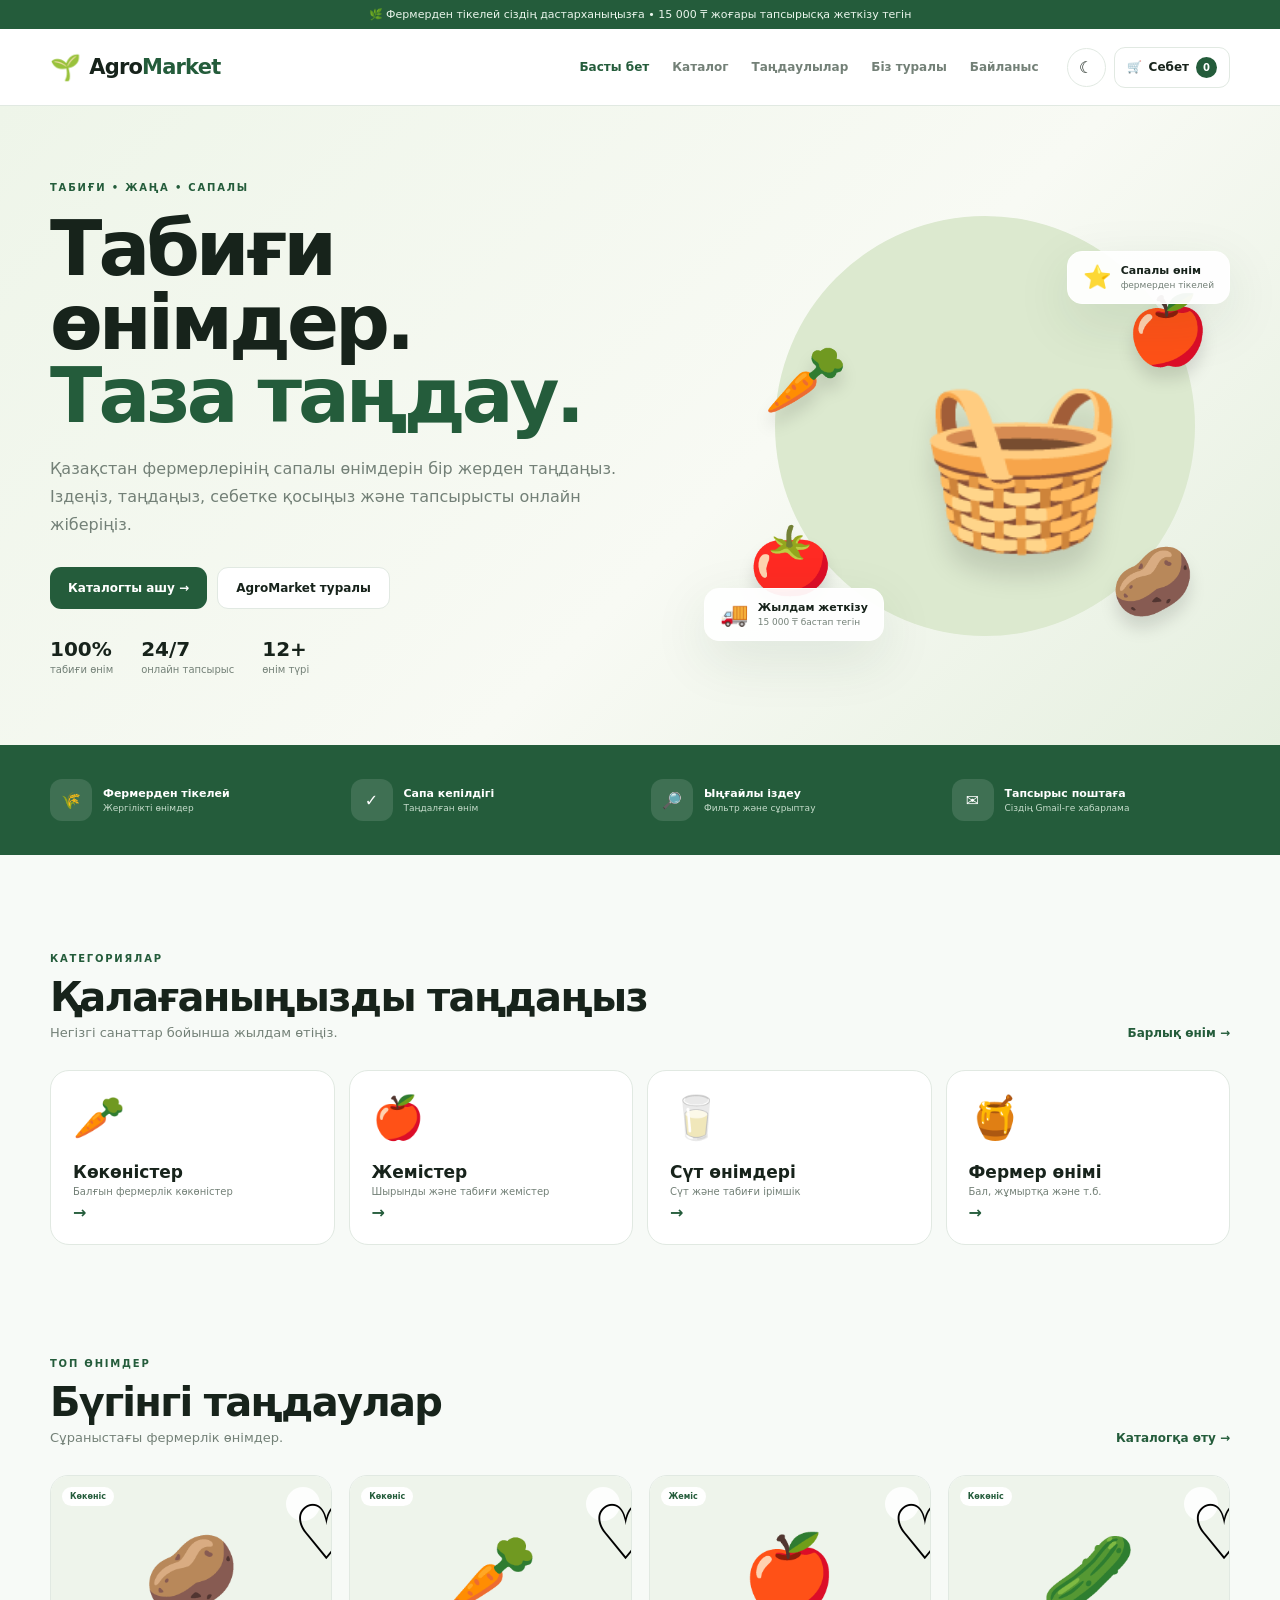
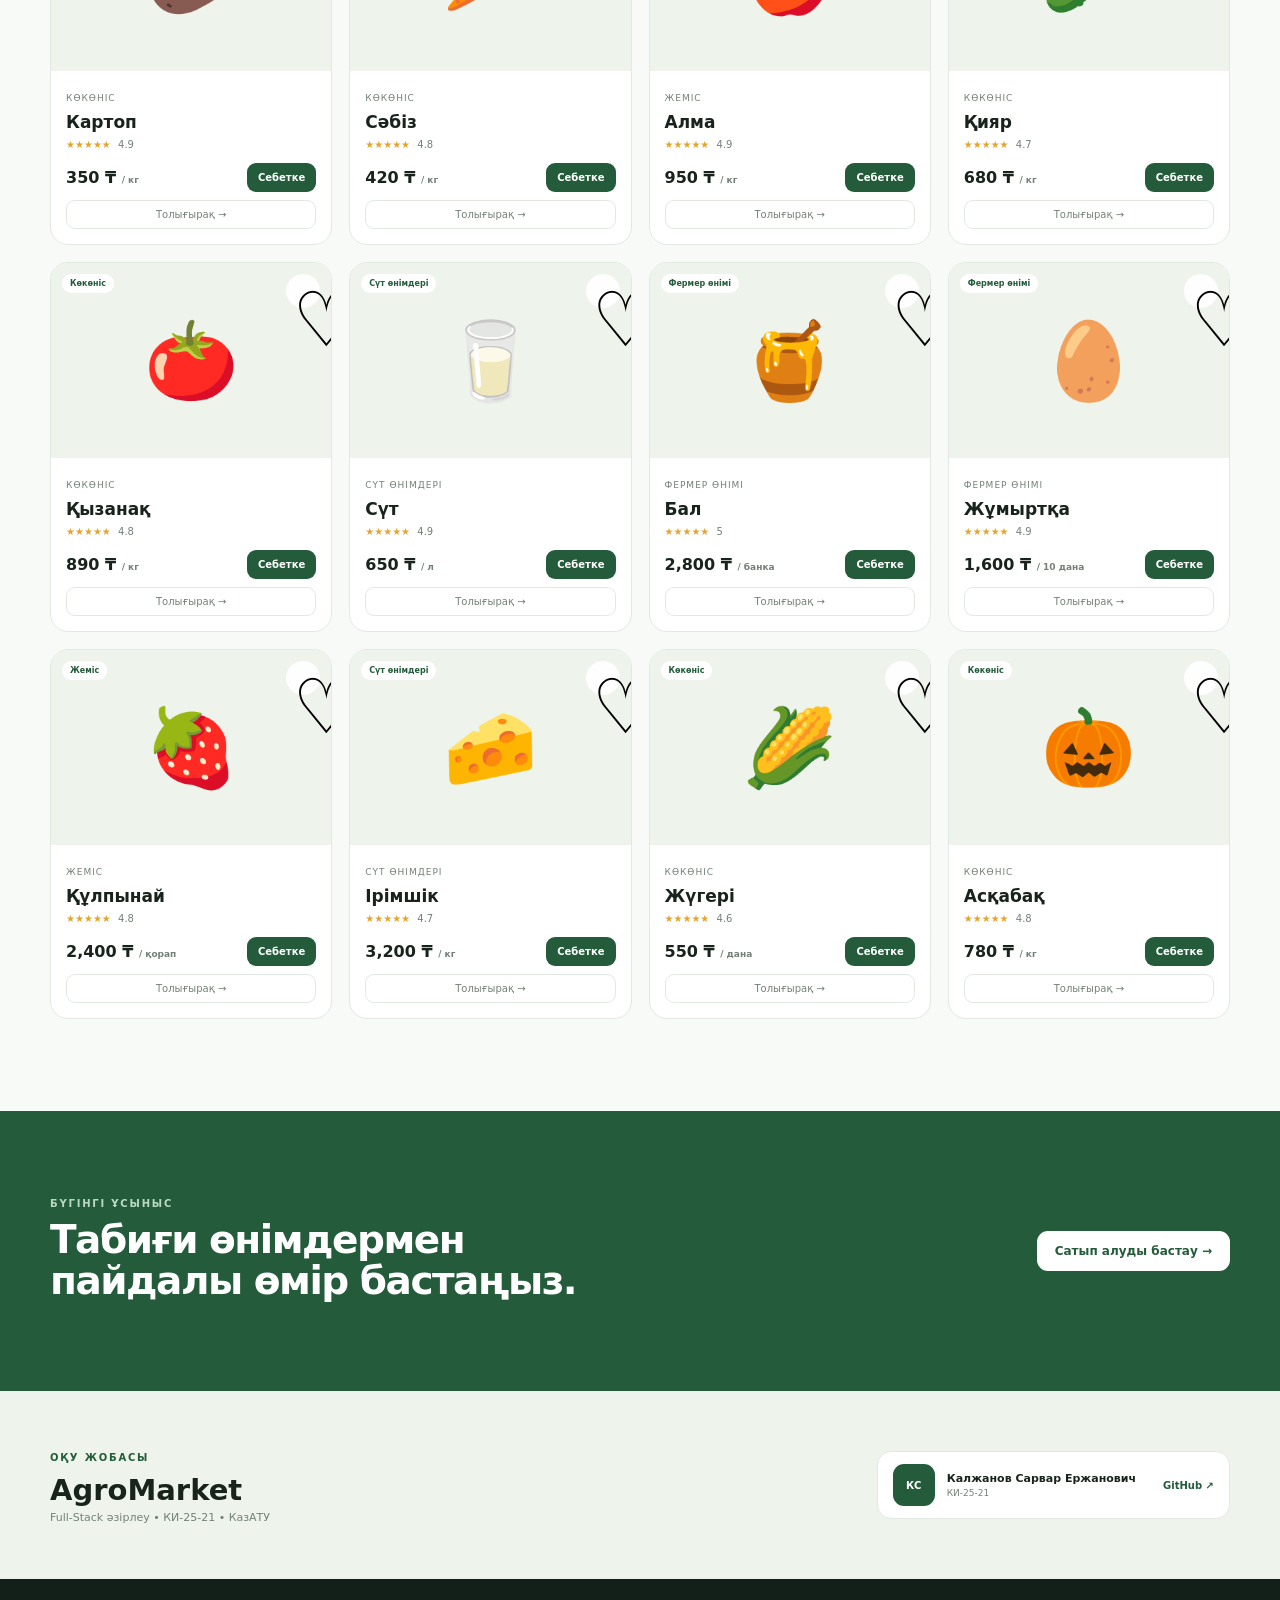
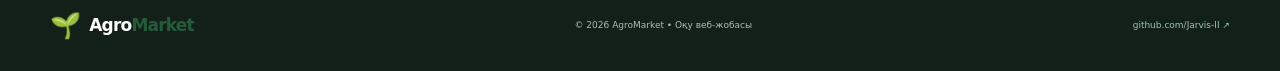
<file: index.html>
<!doctype html><html lang="kk"><head><meta charset="utf-8"><meta name="viewport" content="width=device-width,initial-scale=1"><meta name="description" content="AgroMarket — табиғи фермерлік өнімдер дүкені"><title>Басты бет — AgroMarket</title><link rel="stylesheet" href="css/style.css"></head><body><div class="topline">🌿 Фермерден тікелей сіздің дастарханыңызға • 15 000 ₸ жоғары тапсырысқа жеткізу тегін</div>
<header class="header"><div class="container header-in">
<a class="brand" href="index.html"><span class="brand-mark">🌱</span><span>Agro<span>Market</span></span></a>
<nav class="nav" id="mainNav">
<a href="index.html">Басты бет</a><a href="catalog.html">Каталог</a><a href="favorites.html">Таңдаулылар</a><a href="about.html">Біз туралы</a><a href="contact.html">Байланыс</a>
</nav>
<div class="actions"><button class="round" id="themeBtn" title="Тақырып">☾</button><button class="cart-btn" id="openCart">🛒 <span>Себет</span><b id="cartCount">0</b></button><button class="menu-btn" id="menuBtn">☰</button></div>
</div></header>

<main>
<section class="hero"><div class="container hero-in"><div class="hero-copy"><span class="eyebrow">ТАБИҒИ • ЖАҢА • САПАЛЫ</span><h1>Табиғи өнімдер.<br><em>Таза таңдау.</em></h1><p>Қазақстан фермерлерінің сапалы өнімдерін бір жерден таңдаңыз. Іздеңіз, таңдаңыз, себетке қосыңыз және тапсырысты онлайн жіберіңіз.</p><div class="hero-btns"><a class="btn btn-primary" href="catalog.html">Каталогты ашу →</a><a class="btn btn-outline" href="about.html">AgroMarket туралы</a></div><div class="stats"><div><b>100%</b><small>табиғи өнім</small></div><div><b>24/7</b><small>онлайн тапсырыс</small></div><div><b>12+</b><small>өнім түрі</small></div></div></div><div class="hero-art"><div class="orb"></div><div class="basket">🧺</div><span class="fruit f1">🍎</span><span class="fruit f2">🥕</span><span class="fruit f3">🍅</span><span class="fruit f4">🥔</span><div class="float one"><span>⭐</span><div><b>Сапалы өнім</b><small>фермерден тікелей</small></div></div><div class="float two"><span>🚚</span><div><b>Жылдам жеткізу</b><small>15 000 ₸ бастап тегін</small></div></div></div></div></section>
<section class="feature-strip"><div class="container features"><div class="feature"><span>🌾</span><div><b>Фермерден тікелей</b><small>Жергілікті өнімдер</small></div></div><div class="feature"><span>✓</span><div><b>Сапа кепілдігі</b><small>Таңдалған өнім</small></div></div><div class="feature"><span>🔎</span><div><b>Ыңғайлы іздеу</b><small>Фильтр және сұрыптау</small></div></div><div class="feature"><span>✉</span><div><b>Тапсырыс поштаға</b><small>Сіздің Gmail-ге хабарлама</small></div></div></div></section>
<section class="section"><div class="container"><div class="section-head"><div><span class="eyebrow">КАТЕГОРИЯЛАР</span><h2>Қалағаныңызды таңдаңыз</h2><p>Негізгі санаттар бойынша жылдам өтіңіз.</p></div><a class="link-more" href="catalog.html">Барлық өнім →</a></div><div class="categories"><a class="cat-card" href="catalog.html?category=Көкөніс"><span class="cat-icon">🥕</span><div><h3>Көкөністер</h3><p>Балғын фермерлік көкөністер</p></div><span class="cat-arrow">→</span></a><a class="cat-card" href="catalog.html?category=Жеміс"><span class="cat-icon">🍎</span><div><h3>Жемістер</h3><p>Шырынды және табиғи жемістер</p></div><span class="cat-arrow">→</span></a><a class="cat-card" href="catalog.html?category=Сүт өнімдері"><span class="cat-icon">🥛</span><div><h3>Сүт өнімдері</h3><p>Сүт және табиғи ірімшік</p></div><span class="cat-arrow">→</span></a><a class="cat-card" href="catalog.html?category=Фермер өнімі"><span class="cat-icon">🍯</span><div><h3>Фермер өнімі</h3><p>Бал, жұмыртқа және т.б.</p></div><span class="cat-arrow">→</span></a></div></div></section>
<section class="section" style="padding-top:15px"><div class="container"><div class="section-head"><div><span class="eyebrow">ТОП ӨНІМДЕР</span><h2>Бүгінгі таңдаулар</h2><p>Сұраныстағы фермерлік өнімдер.</p></div><a class="link-more" href="catalog.html">Каталогқа өту →</a></div><div class="product-grid" id="productGrid"></div></div></section>
<section class="promo"><div class="container promo-in"><div><span class="eyebrow">БҮГІНГІ ҰСЫНЫС</span><h2>Табиғи өнімдермен<br>пайдалы өмір бастаңыз.</h2></div><a class="btn btn-light" href="catalog.html">Сатып алуды бастау →</a></div></section>
</main>
<section class="student"><div class="container student-in"><div><span class="eyebrow">ОҚУ ЖОБАСЫ</span><h2>AgroMarket</h2><p>Full-Stack әзірлеу • КИ-25-21 • КазАТУ</p></div><div class="student-card"><span class="avatar">КС</span><div><b>Калжанов Сарвар Ержанович</b><small>КИ-25-21</small></div><a href="https://github.com/Jarvis-II" target="_blank" rel="noopener">GitHub ↗</a></div></div></section>
<footer><div class="container footer-in"><a class="brand" href="index.html"><span class="brand-mark">🌱</span><span>Agro<span>Market</span></span></a><span>© 2026 AgroMarket • Оқу веб-жобасы</span><a href="https://github.com/Jarvis-II" target="_blank" rel="noopener">github.com/Jarvis-II ↗</a></div></footer>
<div class="overlay hidden" id="overlay"></div>
<aside class="drawer" id="drawer"><div class="drawer-head"><div><span class="eyebrow">СЕБЕТ</span><h3>Сіздің таңдауыңыз</h3></div><button class="close" id="closeDrawer">×</button></div><div class="drawer-items" id="drawerItems"></div><div id="drawerEmpty" class="empty"><div>🛒</div><h3>Себет бос</h3><p>Өнімдерді қосыңыз.</p></div><div class="drawer-bottom"><div><span>Жалпы</span><strong id="drawerTotal">0 ₸</strong></div><a class="btn btn-primary" style="width:100%" href="checkout.html">Рәсімдеуге өту →</a></div></aside>
<div class="modal hidden" id="productModal"><div class="modal-card"><button class="close" id="modalClose">×</button><div class="modal-icon" id="modalIcon">🥔</div><span class="eyebrow" id="modalCategory">Көкөніс</span><h2 id="modalName">Картоп</h2><p id="modalDescription"></p><small id="modalStock" style="color:var(--muted)"></small><div class="modal-row"><strong id="modalPrice">350 ₸</strong><button class="btn btn-primary" id="modalAdd">Себетке қосу</button></div></div></div>
<div class="toast" id="toast"></div><button class="top-btn" id="toTop">↑</button>
<script>const PRODUCT_DATA=[{"id": 1, "name": "Картоп", "price": 350, "category": "Көкөніс", "emoji": "🥔", "unit": "кг", "rating": 4.9, "stock": 42, "description": "Жаңа, сапалы және табиғи фермерлік картоп. Күнделікті тағамдарға ыңғайлы."}, {"id": 2, "name": "Сәбіз", "price": 420, "category": "Көкөніс", "emoji": "🥕", "unit": "кг", "rating": 4.8, "stock": 31, "description": "Тәтті дәмі бар қытырлақ сәбіз. Фермерден тікелей жеткізіледі."}, {"id": 3, "name": "Алма", "price": 950, "category": "Жеміс", "emoji": "🍎", "unit": "кг", "rating": 4.9, "stock": 25, "description": "Шырынды, хош иісті және табиғи алма. Жаңа жиналған өнім."}, {"id": 4, "name": "Қияр", "price": 680, "category": "Көкөніс", "emoji": "🥒", "unit": "кг", "rating": 4.7, "stock": 18, "description": "Балғын әрі қытырлақ жаңа қияр. Салаттар мен күнделікті тағамдарға."}, {"id": 5, "name": "Қызанақ", "price": 890, "category": "Көкөніс", "emoji": "🍅", "unit": "кг", "rating": 4.8, "stock": 22, "description": "Піскен, шырынды фермерлік қызанақ. Табиғи дәмі сақталған."}, {"id": 6, "name": "Сүт", "price": 650, "category": "Сүт өнімдері", "emoji": "🥛", "unit": "л", "rating": 4.9, "stock": 16, "description": "Күнделікті тұтынуға арналған табиғи сүт."}, {"id": 7, "name": "Бал", "price": 2800, "category": "Фермер өнімі", "emoji": "🍯", "unit": "банка", "rating": 5.0, "stock": 12, "description": "Табиғи гүл балы. Фермерлік өнім, қоспасыз."}, {"id": 8, "name": "Жұмыртқа", "price": 1600, "category": "Фермер өнімі", "emoji": "🥚", "unit": "10 дана", "rating": 4.9, "stock": 14, "description": "Фермерлік жұмыртқа, 10 дана. Таңғы асқа және пісіруге."}, {"id": 9, "name": "Құлпынай", "price": 2400, "category": "Жеміс", "emoji": "🍓", "unit": "қорап", "rating": 4.8, "stock": 9, "description": "Хош иісті маусымдық құлпынай. Жаңа және тәтті."}, {"id": 10, "name": "Ірімшік", "price": 3200, "category": "Сүт өнімдері", "emoji": "🧀", "unit": "кг", "rating": 4.7, "stock": 8, "description": "Нәзік дәмді табиғи фермерлік ірімшік."}, {"id": 11, "name": "Жүгері", "price": 550, "category": "Көкөніс", "emoji": "🌽", "unit": "дана", "rating": 4.6, "stock": 20, "description": "Тәтті әрі балғын жүгері, фермерлік алқаптан."}, {"id": 12, "name": "Асқабақ", "price": 780, "category": "Көкөніс", "emoji": "🎃", "unit": "кг", "rating": 4.8, "stock": 15, "description": "Пайдалы, тәтті асқабақ. Сорпа мен пісіруге тамаша."}];</script><script src="js/app.js"></script></body></html>
</file>
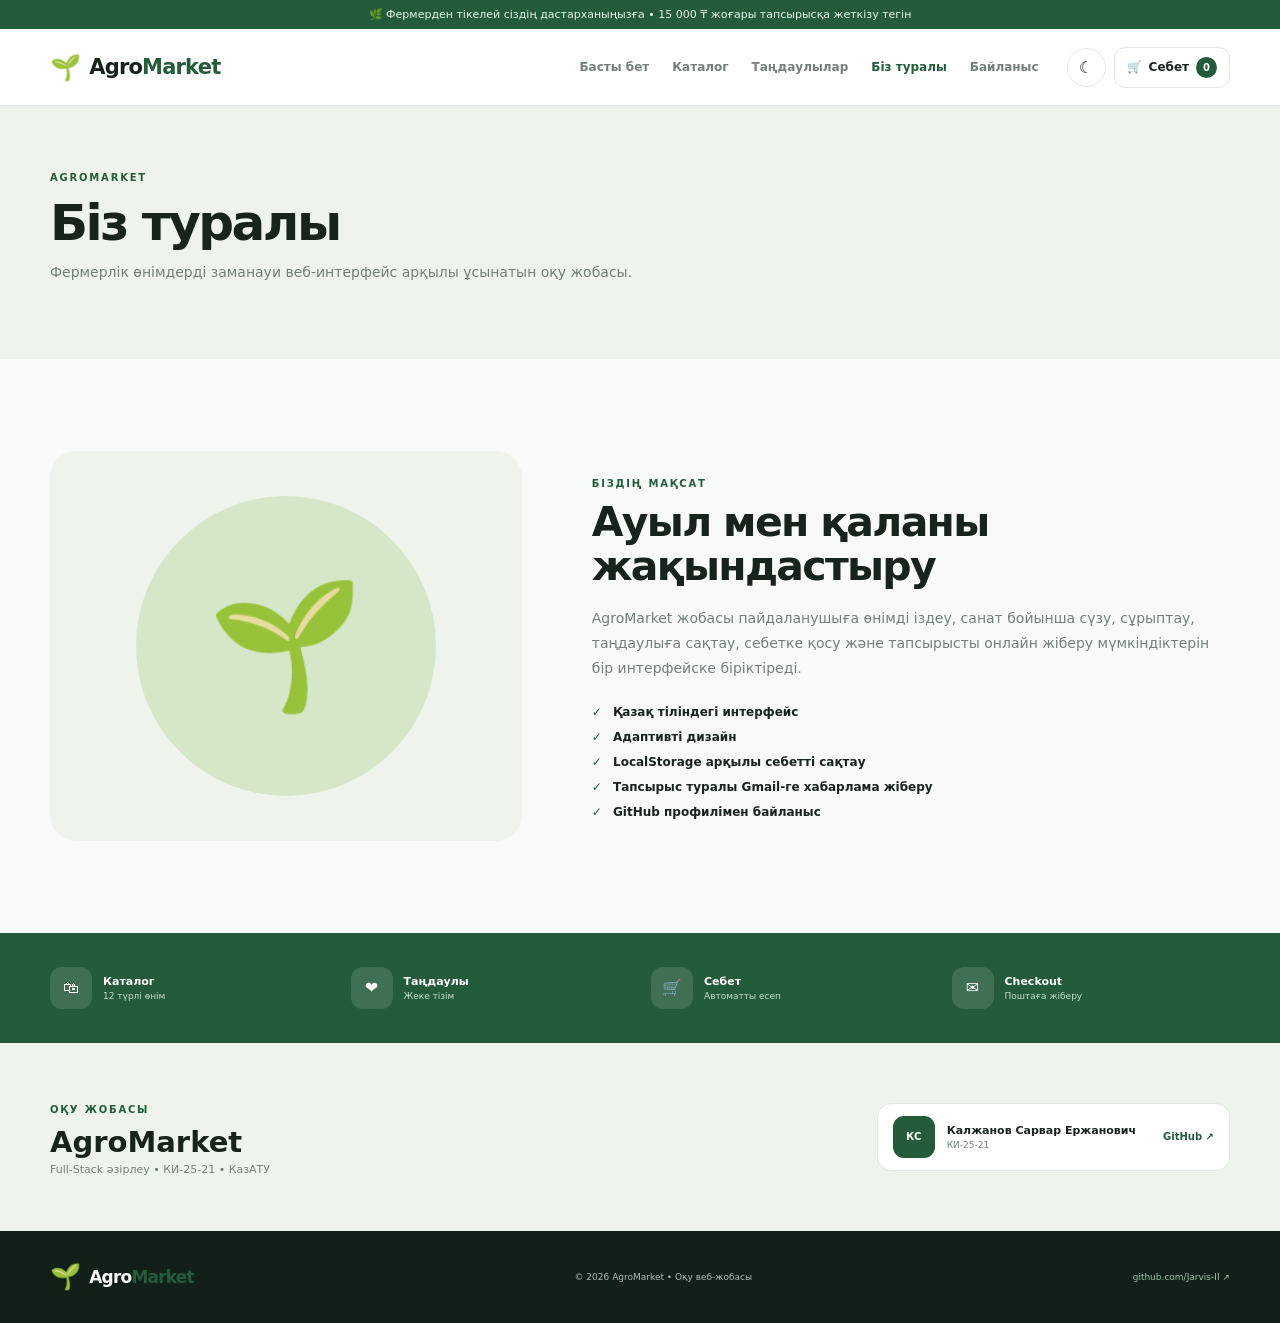
<file: about.html>
<!doctype html><html lang="kk"><head><meta charset="utf-8"><meta name="viewport" content="width=device-width,initial-scale=1"><meta name="description" content="AgroMarket — табиғи фермерлік өнімдер дүкені"><title>Біз туралы — AgroMarket</title><link rel="stylesheet" href="css/style.css"></head><body><div class="topline">🌿 Фермерден тікелей сіздің дастарханыңызға • 15 000 ₸ жоғары тапсырысқа жеткізу тегін</div>
<header class="header"><div class="container header-in">
<a class="brand" href="index.html"><span class="brand-mark">🌱</span><span>Agro<span>Market</span></span></a>
<nav class="nav" id="mainNav">
<a href="index.html">Басты бет</a><a href="catalog.html">Каталог</a><a href="favorites.html">Таңдаулылар</a><a href="about.html">Біз туралы</a><a href="contact.html">Байланыс</a>
</nav>
<div class="actions"><button class="round" id="themeBtn" title="Тақырып">☾</button><button class="cart-btn" id="openCart">🛒 <span>Себет</span><b id="cartCount">0</b></button><button class="menu-btn" id="menuBtn">☰</button></div>
</div></header>

<main><section class="page-hero"><div class="container"><span class="eyebrow">AGROMARKET</span><h1>Біз туралы</h1><p>Фермерлік өнімдерді заманауи веб-интерфейс арқылы ұсынатын оқу жобасы.</p></div></section><section class="section"><div class="container about-grid"><div class="about-visual"><strong>🌱</strong></div><div><span class="eyebrow">БІЗДІҢ МАҚСАТ</span><h2>Ауыл мен қаланы жақындастыру</h2><p>AgroMarket жобасы пайдаланушыға өнімді іздеу, санат бойынша сүзу, сұрыптау, таңдаулыға сақтау, себетке қосу және тапсырысты онлайн жіберу мүмкіндіктерін бір интерфейске біріктіреді.</p><div class="checks"><div><span>✓</span> Қазақ тіліндегі интерфейс</div><div><span>✓</span> Адаптивті дизайн</div><div><span>✓</span> LocalStorage арқылы себетті сақтау</div><div><span>✓</span> Тапсырыс туралы Gmail-ге хабарлама жіберу</div><div><span>✓</span> GitHub профилімен байланыс</div></div></div></div></section><section class="feature-strip"><div class="container features"><div class="feature"><span>🛍</span><div><b>Каталог</b><small>12 түрлі өнім</small></div></div><div class="feature"><span>❤️</span><div><b>Таңдаулы</b><small>Жеке тізім</small></div></div><div class="feature"><span>🛒</span><div><b>Себет</b><small>Автоматты есеп</small></div></div><div class="feature"><span>✉</span><div><b>Checkout</b><small>Поштаға жіберу</small></div></div></div></section></main>
<section class="student"><div class="container student-in"><div><span class="eyebrow">ОҚУ ЖОБАСЫ</span><h2>AgroMarket</h2><p>Full-Stack әзірлеу • КИ-25-21 • КазАТУ</p></div><div class="student-card"><span class="avatar">КС</span><div><b>Калжанов Сарвар Ержанович</b><small>КИ-25-21</small></div><a href="https://github.com/Jarvis-II" target="_blank" rel="noopener">GitHub ↗</a></div></div></section>
<footer><div class="container footer-in"><a class="brand" href="index.html"><span class="brand-mark">🌱</span><span>Agro<span>Market</span></span></a><span>© 2026 AgroMarket • Оқу веб-жобасы</span><a href="https://github.com/Jarvis-II" target="_blank" rel="noopener">github.com/Jarvis-II ↗</a></div></footer>
<div class="overlay hidden" id="overlay"></div>
<aside class="drawer" id="drawer"><div class="drawer-head"><div><span class="eyebrow">СЕБЕТ</span><h3>Сіздің таңдауыңыз</h3></div><button class="close" id="closeDrawer">×</button></div><div class="drawer-items" id="drawerItems"></div><div id="drawerEmpty" class="empty"><div>🛒</div><h3>Себет бос</h3><p>Өнімдерді қосыңыз.</p></div><div class="drawer-bottom"><div><span>Жалпы</span><strong id="drawerTotal">0 ₸</strong></div><a class="btn btn-primary" style="width:100%" href="checkout.html">Рәсімдеуге өту →</a></div></aside>
<div class="modal hidden" id="productModal"><div class="modal-card"><button class="close" id="modalClose">×</button><div class="modal-icon" id="modalIcon">🥔</div><span class="eyebrow" id="modalCategory">Көкөніс</span><h2 id="modalName">Картоп</h2><p id="modalDescription"></p><small id="modalStock" style="color:var(--muted)"></small><div class="modal-row"><strong id="modalPrice">350 ₸</strong><button class="btn btn-primary" id="modalAdd">Себетке қосу</button></div></div></div>
<div class="toast" id="toast"></div><button class="top-btn" id="toTop">↑</button>
<script>const PRODUCT_DATA=[{"id": 1, "name": "Картоп", "price": 350, "category": "Көкөніс", "emoji": "🥔", "unit": "кг", "rating": 4.9, "stock": 42, "description": "Жаңа, сапалы және табиғи фермерлік картоп. Күнделікті тағамдарға ыңғайлы."}, {"id": 2, "name": "Сәбіз", "price": 420, "category": "Көкөніс", "emoji": "🥕", "unit": "кг", "rating": 4.8, "stock": 31, "description": "Тәтті дәмі бар қытырлақ сәбіз. Фермерден тікелей жеткізіледі."}, {"id": 3, "name": "Алма", "price": 950, "category": "Жеміс", "emoji": "🍎", "unit": "кг", "rating": 4.9, "stock": 25, "description": "Шырынды, хош иісті және табиғи алма. Жаңа жиналған өнім."}, {"id": 4, "name": "Қияр", "price": 680, "category": "Көкөніс", "emoji": "🥒", "unit": "кг", "rating": 4.7, "stock": 18, "description": "Балғын әрі қытырлақ жаңа қияр. Салаттар мен күнделікті тағамдарға."}, {"id": 5, "name": "Қызанақ", "price": 890, "category": "Көкөніс", "emoji": "🍅", "unit": "кг", "rating": 4.8, "stock": 22, "description": "Піскен, шырынды фермерлік қызанақ. Табиғи дәмі сақталған."}, {"id": 6, "name": "Сүт", "price": 650, "category": "Сүт өнімдері", "emoji": "🥛", "unit": "л", "rating": 4.9, "stock": 16, "description": "Күнделікті тұтынуға арналған табиғи сүт."}, {"id": 7, "name": "Бал", "price": 2800, "category": "Фермер өнімі", "emoji": "🍯", "unit": "банка", "rating": 5.0, "stock": 12, "description": "Табиғи гүл балы. Фермерлік өнім, қоспасыз."}, {"id": 8, "name": "Жұмыртқа", "price": 1600, "category": "Фермер өнімі", "emoji": "🥚", "unit": "10 дана", "rating": 4.9, "stock": 14, "description": "Фермерлік жұмыртқа, 10 дана. Таңғы асқа және пісіруге."}, {"id": 9, "name": "Құлпынай", "price": 2400, "category": "Жеміс", "emoji": "🍓", "unit": "қорап", "rating": 4.8, "stock": 9, "description": "Хош иісті маусымдық құлпынай. Жаңа және тәтті."}, {"id": 10, "name": "Ірімшік", "price": 3200, "category": "Сүт өнімдері", "emoji": "🧀", "unit": "кг", "rating": 4.7, "stock": 8, "description": "Нәзік дәмді табиғи фермерлік ірімшік."}, {"id": 11, "name": "Жүгері", "price": 550, "category": "Көкөніс", "emoji": "🌽", "unit": "дана", "rating": 4.6, "stock": 20, "description": "Тәтті әрі балғын жүгері, фермерлік алқаптан."}, {"id": 12, "name": "Асқабақ", "price": 780, "category": "Көкөніс", "emoji": "🎃", "unit": "кг", "rating": 4.8, "stock": 15, "description": "Пайдалы, тәтті асқабақ. Сорпа мен пісіруге тамаша."}];</script><script src="js/app.js"></script></body></html>
</file>
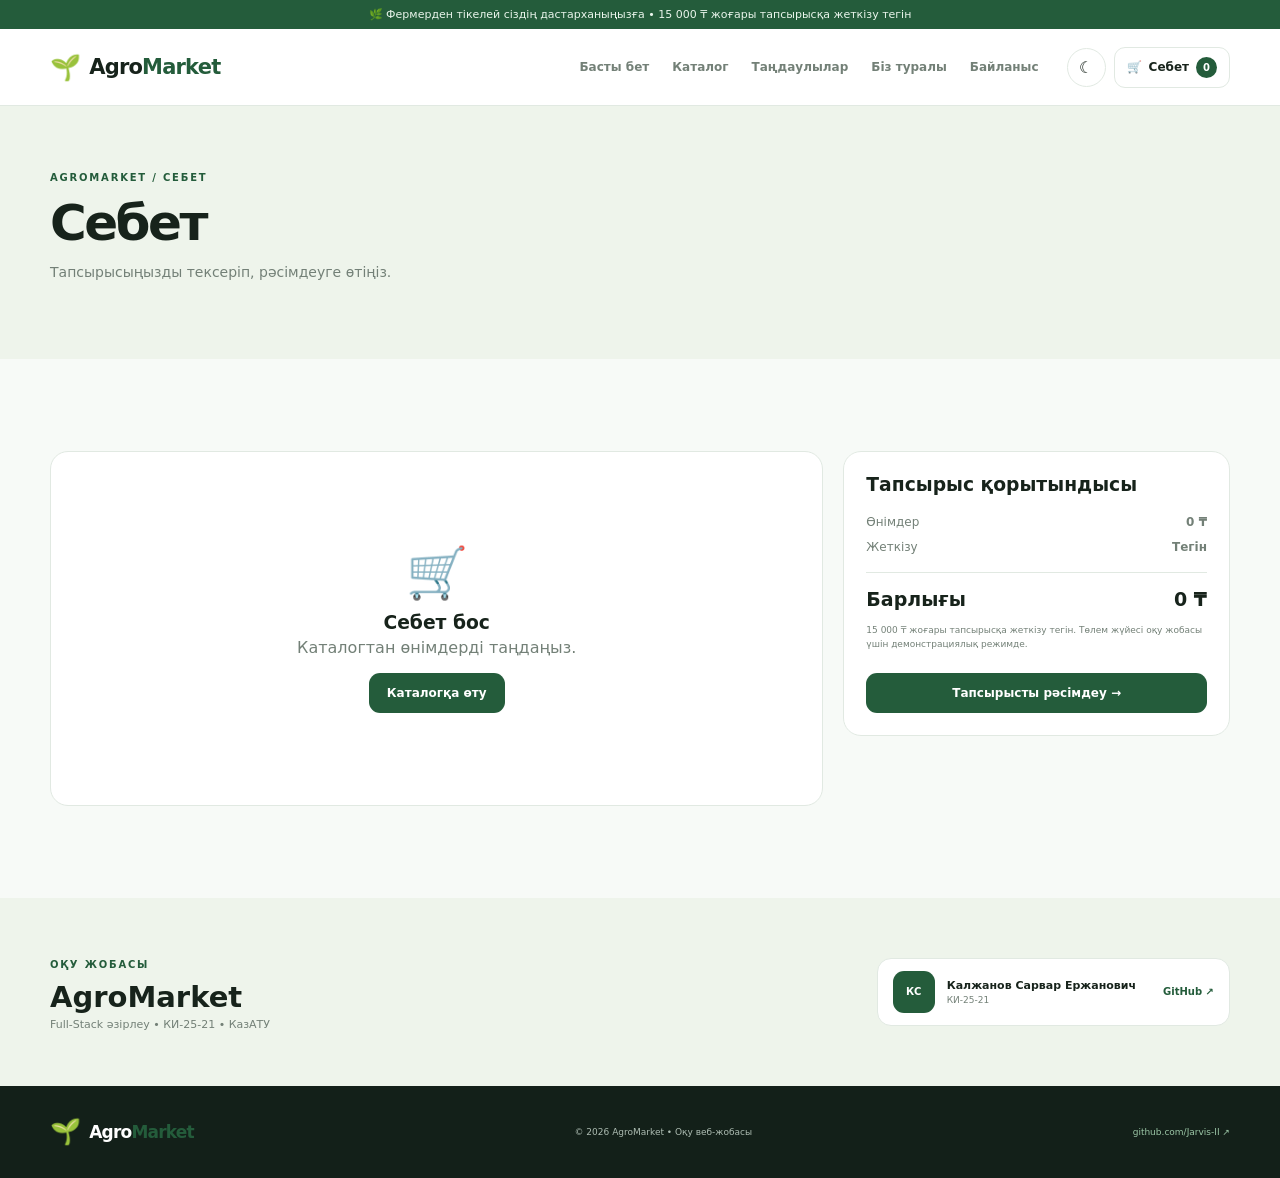
<file: cart.html>
<!doctype html><html lang="kk"><head><meta charset="utf-8"><meta name="viewport" content="width=device-width,initial-scale=1"><meta name="description" content="AgroMarket — табиғи фермерлік өнімдер дүкені"><title>Себет — AgroMarket</title><link rel="stylesheet" href="css/style.css"></head><body><div class="topline">🌿 Фермерден тікелей сіздің дастарханыңызға • 15 000 ₸ жоғары тапсырысқа жеткізу тегін</div>
<header class="header"><div class="container header-in">
<a class="brand" href="index.html"><span class="brand-mark">🌱</span><span>Agro<span>Market</span></span></a>
<nav class="nav" id="mainNav">
<a href="index.html">Басты бет</a><a href="catalog.html">Каталог</a><a href="favorites.html">Таңдаулылар</a><a href="about.html">Біз туралы</a><a href="contact.html">Байланыс</a>
</nav>
<div class="actions"><button class="round" id="themeBtn" title="Тақырып">☾</button><button class="cart-btn" id="openCart">🛒 <span>Себет</span><b id="cartCount">0</b></button><button class="menu-btn" id="menuBtn">☰</button></div>
</div></header>

<main><section class="page-hero"><div class="container"><span class="eyebrow">AGROMARKET / СЕБЕТ</span><h1>Себет</h1><p>Тапсырысыңызды тексеріп, рәсімдеуге өтіңіз.</p></div></section><section class="section"><div class="container cart-layout"><div class="cart-box"><div id="cartPageItems"></div><div id="cartPageEmpty" class="empty hidden"><div>🛒</div><h3>Себет бос</h3><p>Каталогтан өнімдерді таңдаңыз.</p><a class="btn btn-primary" href="catalog.html">Каталогқа өту</a></div></div><aside class="summary"><h3>Тапсырыс қорытындысы</h3><div class="sum-line"><span>Өнімдер</span><b id="subtotal">0 ₸</b></div><div class="sum-line"><span>Жеткізу</span><b id="delivery">0 ₸</b></div><div class="sum-total"><span>Барлығы</span><strong id="cartPageTotal">0 ₸</strong></div><p class="notice">15 000 ₸ жоғары тапсырысқа жеткізу тегін. Төлем жүйесі оқу жобасы үшін демонстрациялық режимде.</p><a class="btn btn-primary" style="width:100%;margin-top:12px" href="checkout.html">Тапсырысты рәсімдеу →</a></aside></div></section></main>
<section class="student"><div class="container student-in"><div><span class="eyebrow">ОҚУ ЖОБАСЫ</span><h2>AgroMarket</h2><p>Full-Stack әзірлеу • КИ-25-21 • КазАТУ</p></div><div class="student-card"><span class="avatar">КС</span><div><b>Калжанов Сарвар Ержанович</b><small>КИ-25-21</small></div><a href="https://github.com/Jarvis-II" target="_blank" rel="noopener">GitHub ↗</a></div></div></section>
<footer><div class="container footer-in"><a class="brand" href="index.html"><span class="brand-mark">🌱</span><span>Agro<span>Market</span></span></a><span>© 2026 AgroMarket • Оқу веб-жобасы</span><a href="https://github.com/Jarvis-II" target="_blank" rel="noopener">github.com/Jarvis-II ↗</a></div></footer>
<div class="overlay hidden" id="overlay"></div>
<aside class="drawer" id="drawer"><div class="drawer-head"><div><span class="eyebrow">СЕБЕТ</span><h3>Сіздің таңдауыңыз</h3></div><button class="close" id="closeDrawer">×</button></div><div class="drawer-items" id="drawerItems"></div><div id="drawerEmpty" class="empty"><div>🛒</div><h3>Себет бос</h3><p>Өнімдерді қосыңыз.</p></div><div class="drawer-bottom"><div><span>Жалпы</span><strong id="drawerTotal">0 ₸</strong></div><a class="btn btn-primary" style="width:100%" href="checkout.html">Рәсімдеуге өту →</a></div></aside>
<div class="modal hidden" id="productModal"><div class="modal-card"><button class="close" id="modalClose">×</button><div class="modal-icon" id="modalIcon">🥔</div><span class="eyebrow" id="modalCategory">Көкөніс</span><h2 id="modalName">Картоп</h2><p id="modalDescription"></p><small id="modalStock" style="color:var(--muted)"></small><div class="modal-row"><strong id="modalPrice">350 ₸</strong><button class="btn btn-primary" id="modalAdd">Себетке қосу</button></div></div></div>
<div class="toast" id="toast"></div><button class="top-btn" id="toTop">↑</button>
<script>const PRODUCT_DATA=[{"id": 1, "name": "Картоп", "price": 350, "category": "Көкөніс", "emoji": "🥔", "unit": "кг", "rating": 4.9, "stock": 42, "description": "Жаңа, сапалы және табиғи фермерлік картоп. Күнделікті тағамдарға ыңғайлы."}, {"id": 2, "name": "Сәбіз", "price": 420, "category": "Көкөніс", "emoji": "🥕", "unit": "кг", "rating": 4.8, "stock": 31, "description": "Тәтті дәмі бар қытырлақ сәбіз. Фермерден тікелей жеткізіледі."}, {"id": 3, "name": "Алма", "price": 950, "category": "Жеміс", "emoji": "🍎", "unit": "кг", "rating": 4.9, "stock": 25, "description": "Шырынды, хош иісті және табиғи алма. Жаңа жиналған өнім."}, {"id": 4, "name": "Қияр", "price": 680, "category": "Көкөніс", "emoji": "🥒", "unit": "кг", "rating": 4.7, "stock": 18, "description": "Балғын әрі қытырлақ жаңа қияр. Салаттар мен күнделікті тағамдарға."}, {"id": 5, "name": "Қызанақ", "price": 890, "category": "Көкөніс", "emoji": "🍅", "unit": "кг", "rating": 4.8, "stock": 22, "description": "Піскен, шырынды фермерлік қызанақ. Табиғи дәмі сақталған."}, {"id": 6, "name": "Сүт", "price": 650, "category": "Сүт өнімдері", "emoji": "🥛", "unit": "л", "rating": 4.9, "stock": 16, "description": "Күнделікті тұтынуға арналған табиғи сүт."}, {"id": 7, "name": "Бал", "price": 2800, "category": "Фермер өнімі", "emoji": "🍯", "unit": "банка", "rating": 5.0, "stock": 12, "description": "Табиғи гүл балы. Фермерлік өнім, қоспасыз."}, {"id": 8, "name": "Жұмыртқа", "price": 1600, "category": "Фермер өнімі", "emoji": "🥚", "unit": "10 дана", "rating": 4.9, "stock": 14, "description": "Фермерлік жұмыртқа, 10 дана. Таңғы асқа және пісіруге."}, {"id": 9, "name": "Құлпынай", "price": 2400, "category": "Жеміс", "emoji": "🍓", "unit": "қорап", "rating": 4.8, "stock": 9, "description": "Хош иісті маусымдық құлпынай. Жаңа және тәтті."}, {"id": 10, "name": "Ірімшік", "price": 3200, "category": "Сүт өнімдері", "emoji": "🧀", "unit": "кг", "rating": 4.7, "stock": 8, "description": "Нәзік дәмді табиғи фермерлік ірімшік."}, {"id": 11, "name": "Жүгері", "price": 550, "category": "Көкөніс", "emoji": "🌽", "unit": "дана", "rating": 4.6, "stock": 20, "description": "Тәтті әрі балғын жүгері, фермерлік алқаптан."}, {"id": 12, "name": "Асқабақ", "price": 780, "category": "Көкөніс", "emoji": "🎃", "unit": "кг", "rating": 4.8, "stock": 15, "description": "Пайдалы, тәтті асқабақ. Сорпа мен пісіруге тамаша."}];</script><script src="js/app.js"></script></body></html>
</file>
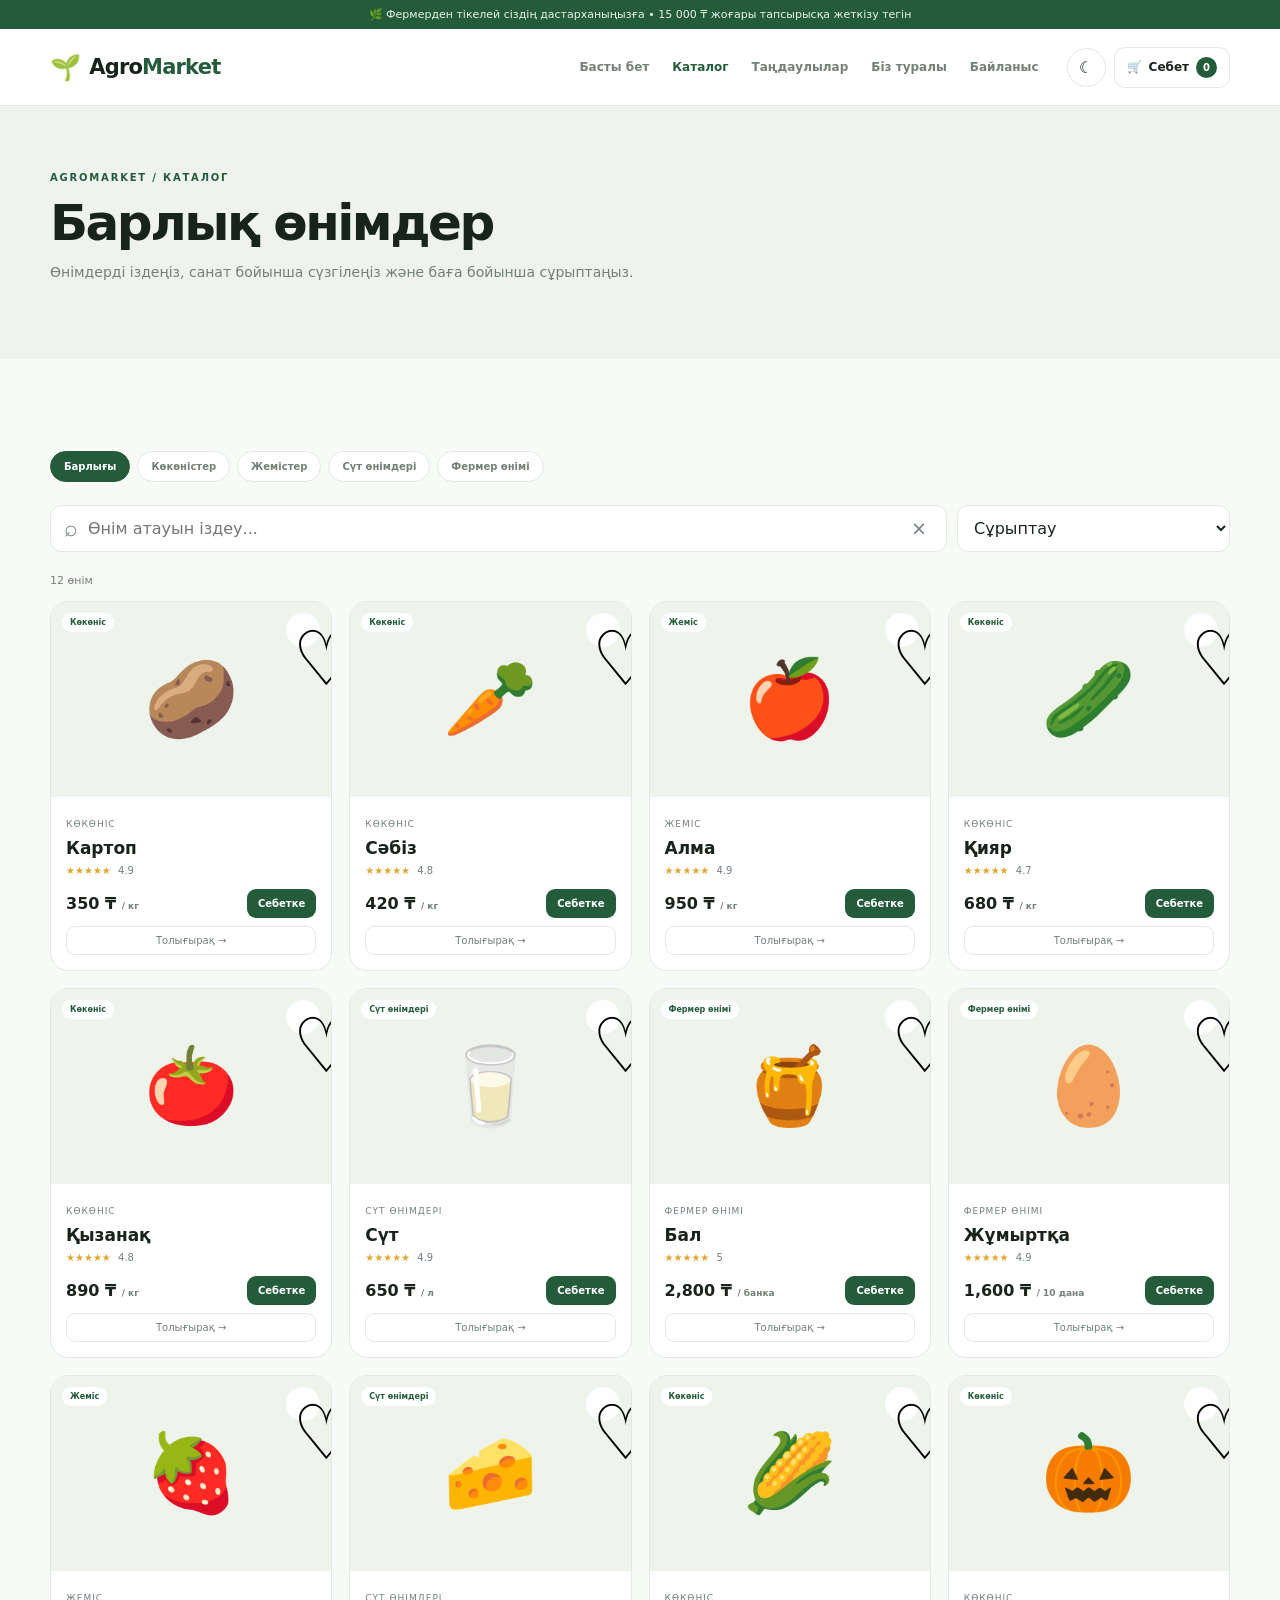
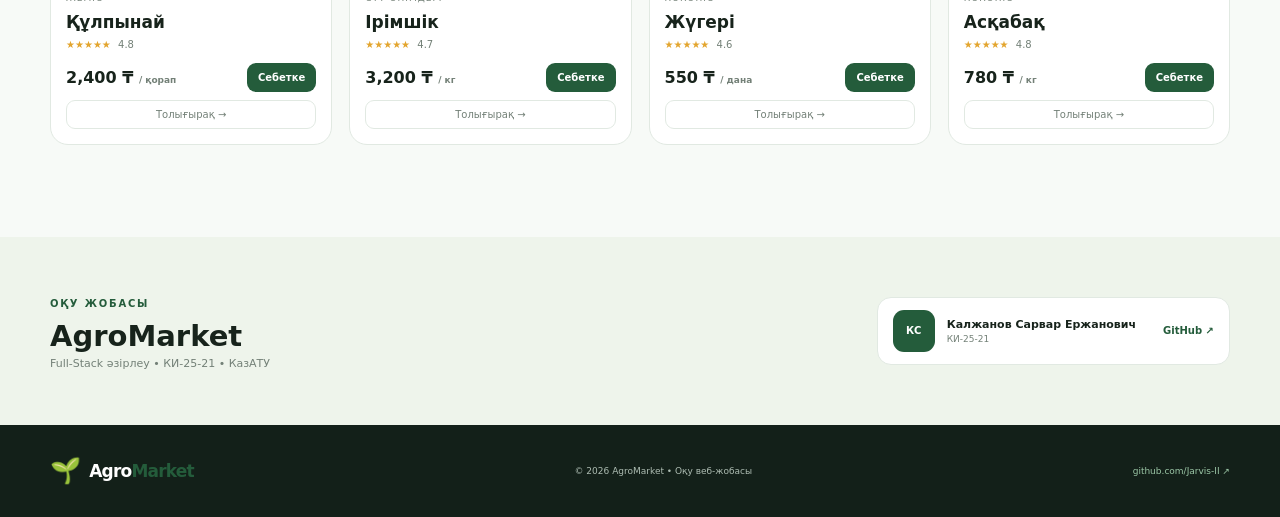
<file: catalog.html>
<!doctype html><html lang="kk"><head><meta charset="utf-8"><meta name="viewport" content="width=device-width,initial-scale=1"><meta name="description" content="AgroMarket — табиғи фермерлік өнімдер дүкені"><title>Каталог — AgroMarket</title><link rel="stylesheet" href="css/style.css"></head><body><div class="topline">🌿 Фермерден тікелей сіздің дастарханыңызға • 15 000 ₸ жоғары тапсырысқа жеткізу тегін</div>
<header class="header"><div class="container header-in">
<a class="brand" href="index.html"><span class="brand-mark">🌱</span><span>Agro<span>Market</span></span></a>
<nav class="nav" id="mainNav">
<a href="index.html">Басты бет</a><a href="catalog.html">Каталог</a><a href="favorites.html">Таңдаулылар</a><a href="about.html">Біз туралы</a><a href="contact.html">Байланыс</a>
</nav>
<div class="actions"><button class="round" id="themeBtn" title="Тақырып">☾</button><button class="cart-btn" id="openCart">🛒 <span>Себет</span><b id="cartCount">0</b></button><button class="menu-btn" id="menuBtn">☰</button></div>
</div></header>

<main><section class="page-hero"><div class="container"><span class="eyebrow">AGROMARKET / КАТАЛОГ</span><h1>Барлық өнімдер</h1><p>Өнімдерді іздеңіз, санат бойынша сүзгілеңіз және баға бойынша сұрыптаңыз.</p></div></section>
<section class="section"><div class="container"><div class="tabs"><button class="tab active" data-category="Барлығы">Барлығы</button><button class="tab" data-category="Көкөніс">Көкөністер</button><button class="tab" data-category="Жеміс">Жемістер</button><button class="tab" data-category="Сүт өнімдері">Сүт өнімдері</button><button class="tab" data-category="Фермер өнімі">Фермер өнімі</button></div><div class="toolbar"><label class="search"><span>⌕</span><input id="searchInput" placeholder="Өнім атауын іздеу..." type="search"><button id="clearSearch">×</button></label><select class="select" id="sortSelect"><option value="default">Сұрыптау</option><option value="asc">Бағасы: төменнен жоғары</option><option value="desc">Бағасы: жоғарыдан төмен</option><option value="name">Атауы бойынша</option></select></div><div style="color:var(--muted);font-size:11px;margin-bottom:14px" id="resultCount"></div><div class="product-grid" id="productGrid"></div><div class="empty hidden" id="emptyState"><div>🔎</div><h3>Өнім табылмады</h3><p>Іздеу немесе санатты өзгертіп көріңіз.</p></div></div></section></main>
<section class="student"><div class="container student-in"><div><span class="eyebrow">ОҚУ ЖОБАСЫ</span><h2>AgroMarket</h2><p>Full-Stack әзірлеу • КИ-25-21 • КазАТУ</p></div><div class="student-card"><span class="avatar">КС</span><div><b>Калжанов Сарвар Ержанович</b><small>КИ-25-21</small></div><a href="https://github.com/Jarvis-II" target="_blank" rel="noopener">GitHub ↗</a></div></div></section>
<footer><div class="container footer-in"><a class="brand" href="index.html"><span class="brand-mark">🌱</span><span>Agro<span>Market</span></span></a><span>© 2026 AgroMarket • Оқу веб-жобасы</span><a href="https://github.com/Jarvis-II" target="_blank" rel="noopener">github.com/Jarvis-II ↗</a></div></footer>
<div class="overlay hidden" id="overlay"></div>
<aside class="drawer" id="drawer"><div class="drawer-head"><div><span class="eyebrow">СЕБЕТ</span><h3>Сіздің таңдауыңыз</h3></div><button class="close" id="closeDrawer">×</button></div><div class="drawer-items" id="drawerItems"></div><div id="drawerEmpty" class="empty"><div>🛒</div><h3>Себет бос</h3><p>Өнімдерді қосыңыз.</p></div><div class="drawer-bottom"><div><span>Жалпы</span><strong id="drawerTotal">0 ₸</strong></div><a class="btn btn-primary" style="width:100%" href="checkout.html">Рәсімдеуге өту →</a></div></aside>
<div class="modal hidden" id="productModal"><div class="modal-card"><button class="close" id="modalClose">×</button><div class="modal-icon" id="modalIcon">🥔</div><span class="eyebrow" id="modalCategory">Көкөніс</span><h2 id="modalName">Картоп</h2><p id="modalDescription"></p><small id="modalStock" style="color:var(--muted)"></small><div class="modal-row"><strong id="modalPrice">350 ₸</strong><button class="btn btn-primary" id="modalAdd">Себетке қосу</button></div></div></div>
<div class="toast" id="toast"></div><button class="top-btn" id="toTop">↑</button>
<script>const PRODUCT_DATA=[{"id": 1, "name": "Картоп", "price": 350, "category": "Көкөніс", "emoji": "🥔", "unit": "кг", "rating": 4.9, "stock": 42, "description": "Жаңа, сапалы және табиғи фермерлік картоп. Күнделікті тағамдарға ыңғайлы."}, {"id": 2, "name": "Сәбіз", "price": 420, "category": "Көкөніс", "emoji": "🥕", "unit": "кг", "rating": 4.8, "stock": 31, "description": "Тәтті дәмі бар қытырлақ сәбіз. Фермерден тікелей жеткізіледі."}, {"id": 3, "name": "Алма", "price": 950, "category": "Жеміс", "emoji": "🍎", "unit": "кг", "rating": 4.9, "stock": 25, "description": "Шырынды, хош иісті және табиғи алма. Жаңа жиналған өнім."}, {"id": 4, "name": "Қияр", "price": 680, "category": "Көкөніс", "emoji": "🥒", "unit": "кг", "rating": 4.7, "stock": 18, "description": "Балғын әрі қытырлақ жаңа қияр. Салаттар мен күнделікті тағамдарға."}, {"id": 5, "name": "Қызанақ", "price": 890, "category": "Көкөніс", "emoji": "🍅", "unit": "кг", "rating": 4.8, "stock": 22, "description": "Піскен, шырынды фермерлік қызанақ. Табиғи дәмі сақталған."}, {"id": 6, "name": "Сүт", "price": 650, "category": "Сүт өнімдері", "emoji": "🥛", "unit": "л", "rating": 4.9, "stock": 16, "description": "Күнделікті тұтынуға арналған табиғи сүт."}, {"id": 7, "name": "Бал", "price": 2800, "category": "Фермер өнімі", "emoji": "🍯", "unit": "банка", "rating": 5.0, "stock": 12, "description": "Табиғи гүл балы. Фермерлік өнім, қоспасыз."}, {"id": 8, "name": "Жұмыртқа", "price": 1600, "category": "Фермер өнімі", "emoji": "🥚", "unit": "10 дана", "rating": 4.9, "stock": 14, "description": "Фермерлік жұмыртқа, 10 дана. Таңғы асқа және пісіруге."}, {"id": 9, "name": "Құлпынай", "price": 2400, "category": "Жеміс", "emoji": "🍓", "unit": "қорап", "rating": 4.8, "stock": 9, "description": "Хош иісті маусымдық құлпынай. Жаңа және тәтті."}, {"id": 10, "name": "Ірімшік", "price": 3200, "category": "Сүт өнімдері", "emoji": "🧀", "unit": "кг", "rating": 4.7, "stock": 8, "description": "Нәзік дәмді табиғи фермерлік ірімшік."}, {"id": 11, "name": "Жүгері", "price": 550, "category": "Көкөніс", "emoji": "🌽", "unit": "дана", "rating": 4.6, "stock": 20, "description": "Тәтті әрі балғын жүгері, фермерлік алқаптан."}, {"id": 12, "name": "Асқабақ", "price": 780, "category": "Көкөніс", "emoji": "🎃", "unit": "кг", "rating": 4.8, "stock": 15, "description": "Пайдалы, тәтті асқабақ. Сорпа мен пісіруге тамаша."}];</script><script src="js/app.js"></script></body></html>
</file>
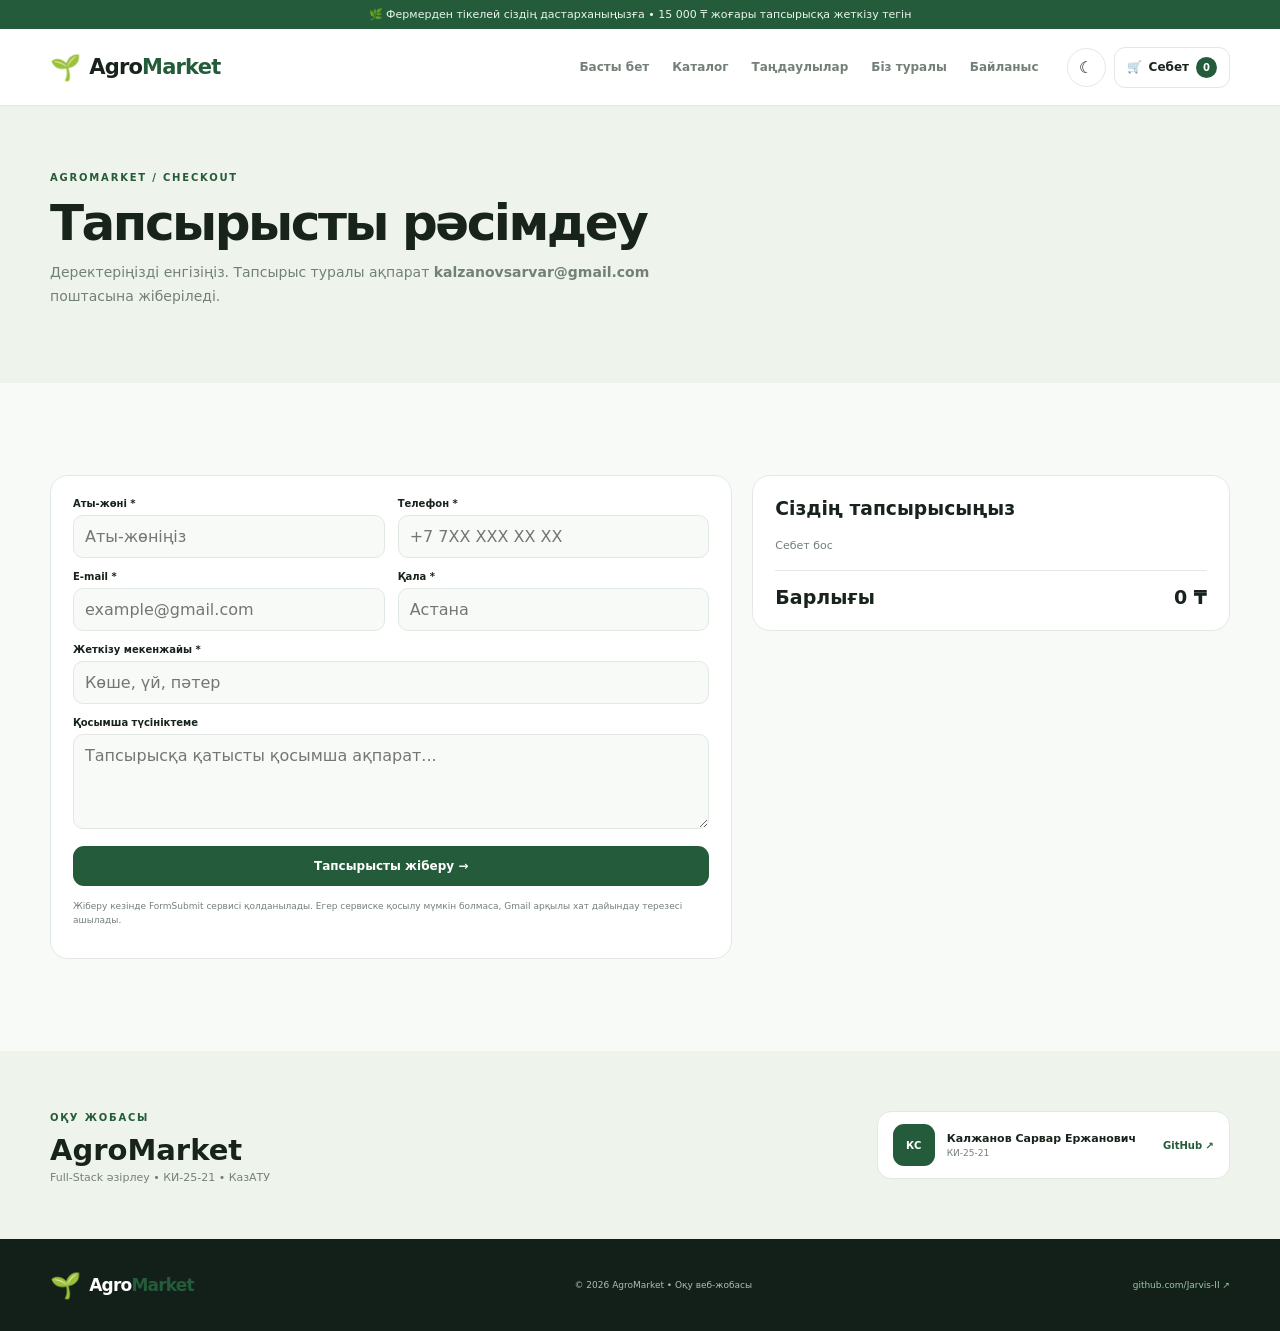
<file: checkout.html>
<!doctype html><html lang="kk"><head><meta charset="utf-8"><meta name="viewport" content="width=device-width,initial-scale=1"><meta name="description" content="AgroMarket — табиғи фермерлік өнімдер дүкені"><title>Тапсырысты рәсімдеу — AgroMarket</title><link rel="stylesheet" href="css/style.css"></head><body><div class="topline">🌿 Фермерден тікелей сіздің дастарханыңызға • 15 000 ₸ жоғары тапсырысқа жеткізу тегін</div>
<header class="header"><div class="container header-in">
<a class="brand" href="index.html"><span class="brand-mark">🌱</span><span>Agro<span>Market</span></span></a>
<nav class="nav" id="mainNav">
<a href="index.html">Басты бет</a><a href="catalog.html">Каталог</a><a href="favorites.html">Таңдаулылар</a><a href="about.html">Біз туралы</a><a href="contact.html">Байланыс</a>
</nav>
<div class="actions"><button class="round" id="themeBtn" title="Тақырып">☾</button><button class="cart-btn" id="openCart">🛒 <span>Себет</span><b id="cartCount">0</b></button><button class="menu-btn" id="menuBtn">☰</button></div>
</div></header>

<main><section class="page-hero"><div class="container"><span class="eyebrow">AGROMARKET / CHECKOUT</span><h1>Тапсырысты рәсімдеу</h1><p>Деректеріңізді енгізіңіз. Тапсырыс туралы ақпарат <b>kalzanovsarvar@gmail.com</b> поштасына жіберіледі.</p></div></section><section class="section"><div class="container form-layout"><div class="form-card"><div id="orderSuccess" class="success hidden">✅ Тапсырыс сәтті жіберілді! Ақпарат <b>kalzanovsarvar@gmail.com</b> поштасына жіберілді. Рақмет!</div><form id="orderForm"><div class="form-grid"><div class="field"><label>Аты-жөні *</label><input name="customer_name" required placeholder="Аты-жөніңіз"></div><div class="field"><label>Телефон *</label><input name="phone" required placeholder="+7 7XX XXX XX XX"></div><div class="field"><label>E-mail *</label><input name="customer_email" type="email" required placeholder="example@gmail.com"></div><div class="field"><label>Қала *</label><input name="city" required placeholder="Астана"></div><div class="field full"><label>Жеткізу мекенжайы *</label><input name="address" required placeholder="Көше, үй, пәтер"></div><div class="field full"><label>Қосымша түсініктеме</label><textarea name="comment" placeholder="Тапсырысқа қатысты қосымша ақпарат..."></textarea></div></div><button class="btn btn-primary" style="margin-top:17px;width:100%" id="submitOrder" type="submit">Тапсырысты жіберу →</button><p class="notice">Жіберу кезінде FormSubmit сервисі қолданылады. Егер сервиске қосылу мүмкін болмаса, Gmail арқылы хат дайындау терезесі ашылады.</p></form></div><aside class="summary"><h3>Сіздің тапсырысыңыз</h3><div class="order-list" id="checkoutItems"></div><div class="sum-total"><span>Барлығы</span><strong id="checkoutTotal">0 ₸</strong></div></aside></div></section></main>
<section class="student"><div class="container student-in"><div><span class="eyebrow">ОҚУ ЖОБАСЫ</span><h2>AgroMarket</h2><p>Full-Stack әзірлеу • КИ-25-21 • КазАТУ</p></div><div class="student-card"><span class="avatar">КС</span><div><b>Калжанов Сарвар Ержанович</b><small>КИ-25-21</small></div><a href="https://github.com/Jarvis-II" target="_blank" rel="noopener">GitHub ↗</a></div></div></section>
<footer><div class="container footer-in"><a class="brand" href="index.html"><span class="brand-mark">🌱</span><span>Agro<span>Market</span></span></a><span>© 2026 AgroMarket • Оқу веб-жобасы</span><a href="https://github.com/Jarvis-II" target="_blank" rel="noopener">github.com/Jarvis-II ↗</a></div></footer>
<div class="overlay hidden" id="overlay"></div>
<aside class="drawer" id="drawer"><div class="drawer-head"><div><span class="eyebrow">СЕБЕТ</span><h3>Сіздің таңдауыңыз</h3></div><button class="close" id="closeDrawer">×</button></div><div class="drawer-items" id="drawerItems"></div><div id="drawerEmpty" class="empty"><div>🛒</div><h3>Себет бос</h3><p>Өнімдерді қосыңыз.</p></div><div class="drawer-bottom"><div><span>Жалпы</span><strong id="drawerTotal">0 ₸</strong></div><a class="btn btn-primary" style="width:100%" href="checkout.html">Рәсімдеуге өту →</a></div></aside>
<div class="modal hidden" id="productModal"><div class="modal-card"><button class="close" id="modalClose">×</button><div class="modal-icon" id="modalIcon">🥔</div><span class="eyebrow" id="modalCategory">Көкөніс</span><h2 id="modalName">Картоп</h2><p id="modalDescription"></p><small id="modalStock" style="color:var(--muted)"></small><div class="modal-row"><strong id="modalPrice">350 ₸</strong><button class="btn btn-primary" id="modalAdd">Себетке қосу</button></div></div></div>
<div class="toast" id="toast"></div><button class="top-btn" id="toTop">↑</button>
<script>const PRODUCT_DATA=[{"id": 1, "name": "Картоп", "price": 350, "category": "Көкөніс", "emoji": "🥔", "unit": "кг", "rating": 4.9, "stock": 42, "description": "Жаңа, сапалы және табиғи фермерлік картоп. Күнделікті тағамдарға ыңғайлы."}, {"id": 2, "name": "Сәбіз", "price": 420, "category": "Көкөніс", "emoji": "🥕", "unit": "кг", "rating": 4.8, "stock": 31, "description": "Тәтті дәмі бар қытырлақ сәбіз. Фермерден тікелей жеткізіледі."}, {"id": 3, "name": "Алма", "price": 950, "category": "Жеміс", "emoji": "🍎", "unit": "кг", "rating": 4.9, "stock": 25, "description": "Шырынды, хош иісті және табиғи алма. Жаңа жиналған өнім."}, {"id": 4, "name": "Қияр", "price": 680, "category": "Көкөніс", "emoji": "🥒", "unit": "кг", "rating": 4.7, "stock": 18, "description": "Балғын әрі қытырлақ жаңа қияр. Салаттар мен күнделікті тағамдарға."}, {"id": 5, "name": "Қызанақ", "price": 890, "category": "Көкөніс", "emoji": "🍅", "unit": "кг", "rating": 4.8, "stock": 22, "description": "Піскен, шырынды фермерлік қызанақ. Табиғи дәмі сақталған."}, {"id": 6, "name": "Сүт", "price": 650, "category": "Сүт өнімдері", "emoji": "🥛", "unit": "л", "rating": 4.9, "stock": 16, "description": "Күнделікті тұтынуға арналған табиғи сүт."}, {"id": 7, "name": "Бал", "price": 2800, "category": "Фермер өнімі", "emoji": "🍯", "unit": "банка", "rating": 5.0, "stock": 12, "description": "Табиғи гүл балы. Фермерлік өнім, қоспасыз."}, {"id": 8, "name": "Жұмыртқа", "price": 1600, "category": "Фермер өнімі", "emoji": "🥚", "unit": "10 дана", "rating": 4.9, "stock": 14, "description": "Фермерлік жұмыртқа, 10 дана. Таңғы асқа және пісіруге."}, {"id": 9, "name": "Құлпынай", "price": 2400, "category": "Жеміс", "emoji": "🍓", "unit": "қорап", "rating": 4.8, "stock": 9, "description": "Хош иісті маусымдық құлпынай. Жаңа және тәтті."}, {"id": 10, "name": "Ірімшік", "price": 3200, "category": "Сүт өнімдері", "emoji": "🧀", "unit": "кг", "rating": 4.7, "stock": 8, "description": "Нәзік дәмді табиғи фермерлік ірімшік."}, {"id": 11, "name": "Жүгері", "price": 550, "category": "Көкөніс", "emoji": "🌽", "unit": "дана", "rating": 4.6, "stock": 20, "description": "Тәтті әрі балғын жүгері, фермерлік алқаптан."}, {"id": 12, "name": "Асқабақ", "price": 780, "category": "Көкөніс", "emoji": "🎃", "unit": "кг", "rating": 4.8, "stock": 15, "description": "Пайдалы, тәтті асқабақ. Сорпа мен пісіруге тамаша."}];</script><script src="js/app.js"></script></body></html>
</file>
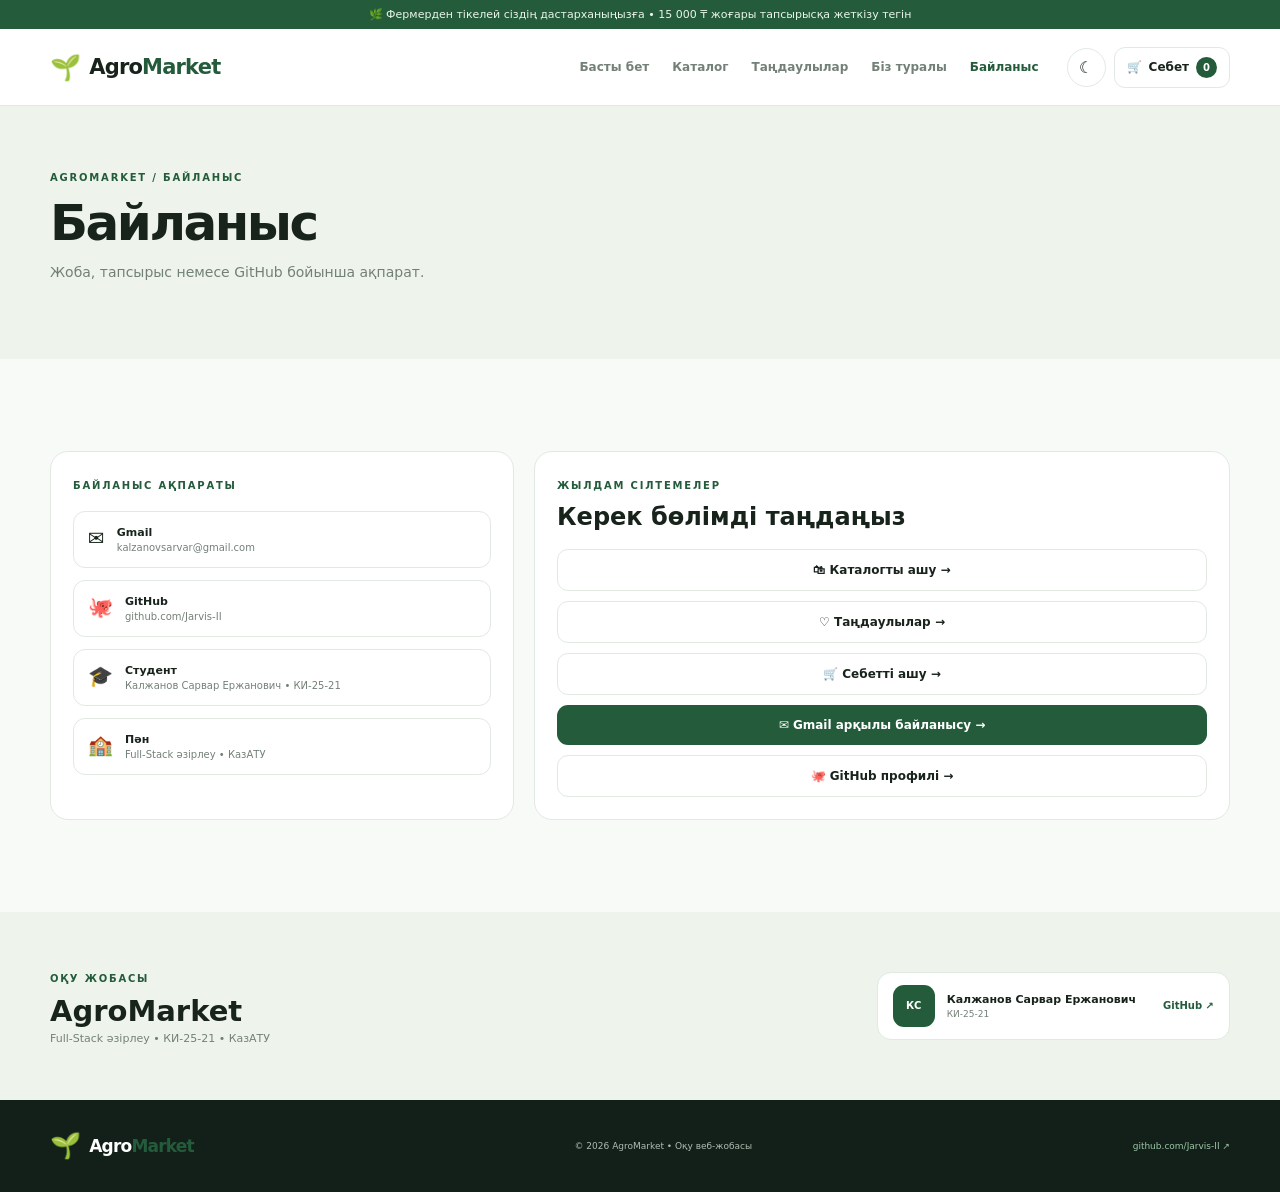
<file: contact.html>
<!doctype html><html lang="kk"><head><meta charset="utf-8"><meta name="viewport" content="width=device-width,initial-scale=1"><meta name="description" content="AgroMarket — табиғи фермерлік өнімдер дүкені"><title>Байланыс — AgroMarket</title><link rel="stylesheet" href="css/style.css"></head><body><div class="topline">🌿 Фермерден тікелей сіздің дастарханыңызға • 15 000 ₸ жоғары тапсырысқа жеткізу тегін</div>
<header class="header"><div class="container header-in">
<a class="brand" href="index.html"><span class="brand-mark">🌱</span><span>Agro<span>Market</span></span></a>
<nav class="nav" id="mainNav">
<a href="index.html">Басты бет</a><a href="catalog.html">Каталог</a><a href="favorites.html">Таңдаулылар</a><a href="about.html">Біз туралы</a><a href="contact.html">Байланыс</a>
</nav>
<div class="actions"><button class="round" id="themeBtn" title="Тақырып">☾</button><button class="cart-btn" id="openCart">🛒 <span>Себет</span><b id="cartCount">0</b></button><button class="menu-btn" id="menuBtn">☰</button></div>
</div></header>

<main><section class="page-hero"><div class="container"><span class="eyebrow">AGROMARKET / БАЙЛАНЫС</span><h1>Байланыс</h1><p>Жоба, тапсырыс немесе GitHub бойынша ақпарат.</p></div></section><section class="section"><div class="container contact-grid"><div class="info-card"><span class="eyebrow">БАЙЛАНЫС АҚПАРАТЫ</span><div class="info-list" style="margin-top:18px"><div class="info-item"><span>✉️</span><div><b>Gmail</b><small>kalzanovsarvar@gmail.com</small></div></div><div class="info-item"><span>🐙</span><div><b>GitHub</b><small>github.com/Jarvis-II</small></div></div><div class="info-item"><span>🎓</span><div><b>Студент</b><small>Калжанов Сарвар Ержанович • КИ-25-21</small></div></div><div class="info-item"><span>🏫</span><div><b>Пән</b><small>Full-Stack әзірлеу • КазАТУ</small></div></div></div></div><div class="form-card"><span class="eyebrow">ЖЫЛДАМ СІЛТЕМЕЛЕР</span><h2 style="margin:10px 0 18px">Керек бөлімді таңдаңыз</h2><div style="display:grid;gap:10px"><a class="btn btn-outline" href="catalog.html">🛍 Каталогты ашу →</a><a class="btn btn-outline" href="favorites.html">♡ Таңдаулылар →</a><a class="btn btn-outline" href="cart.html">🛒 Себетті ашу →</a><a class="btn btn-primary" href="mailto:kalzanovsarvar@gmail.com">✉ Gmail арқылы байланысу →</a><a class="btn btn-outline" href="https://github.com/Jarvis-II" target="_blank" rel="noopener">🐙 GitHub профилі →</a></div></div></div></section></main>
<section class="student"><div class="container student-in"><div><span class="eyebrow">ОҚУ ЖОБАСЫ</span><h2>AgroMarket</h2><p>Full-Stack әзірлеу • КИ-25-21 • КазАТУ</p></div><div class="student-card"><span class="avatar">КС</span><div><b>Калжанов Сарвар Ержанович</b><small>КИ-25-21</small></div><a href="https://github.com/Jarvis-II" target="_blank" rel="noopener">GitHub ↗</a></div></div></section>
<footer><div class="container footer-in"><a class="brand" href="index.html"><span class="brand-mark">🌱</span><span>Agro<span>Market</span></span></a><span>© 2026 AgroMarket • Оқу веб-жобасы</span><a href="https://github.com/Jarvis-II" target="_blank" rel="noopener">github.com/Jarvis-II ↗</a></div></footer>
<div class="overlay hidden" id="overlay"></div>
<aside class="drawer" id="drawer"><div class="drawer-head"><div><span class="eyebrow">СЕБЕТ</span><h3>Сіздің таңдауыңыз</h3></div><button class="close" id="closeDrawer">×</button></div><div class="drawer-items" id="drawerItems"></div><div id="drawerEmpty" class="empty"><div>🛒</div><h3>Себет бос</h3><p>Өнімдерді қосыңыз.</p></div><div class="drawer-bottom"><div><span>Жалпы</span><strong id="drawerTotal">0 ₸</strong></div><a class="btn btn-primary" style="width:100%" href="checkout.html">Рәсімдеуге өту →</a></div></aside>
<div class="modal hidden" id="productModal"><div class="modal-card"><button class="close" id="modalClose">×</button><div class="modal-icon" id="modalIcon">🥔</div><span class="eyebrow" id="modalCategory">Көкөніс</span><h2 id="modalName">Картоп</h2><p id="modalDescription"></p><small id="modalStock" style="color:var(--muted)"></small><div class="modal-row"><strong id="modalPrice">350 ₸</strong><button class="btn btn-primary" id="modalAdd">Себетке қосу</button></div></div></div>
<div class="toast" id="toast"></div><button class="top-btn" id="toTop">↑</button>
<script>const PRODUCT_DATA=[{"id": 1, "name": "Картоп", "price": 350, "category": "Көкөніс", "emoji": "🥔", "unit": "кг", "rating": 4.9, "stock": 42, "description": "Жаңа, сапалы және табиғи фермерлік картоп. Күнделікті тағамдарға ыңғайлы."}, {"id": 2, "name": "Сәбіз", "price": 420, "category": "Көкөніс", "emoji": "🥕", "unit": "кг", "rating": 4.8, "stock": 31, "description": "Тәтті дәмі бар қытырлақ сәбіз. Фермерден тікелей жеткізіледі."}, {"id": 3, "name": "Алма", "price": 950, "category": "Жеміс", "emoji": "🍎", "unit": "кг", "rating": 4.9, "stock": 25, "description": "Шырынды, хош иісті және табиғи алма. Жаңа жиналған өнім."}, {"id": 4, "name": "Қияр", "price": 680, "category": "Көкөніс", "emoji": "🥒", "unit": "кг", "rating": 4.7, "stock": 18, "description": "Балғын әрі қытырлақ жаңа қияр. Салаттар мен күнделікті тағамдарға."}, {"id": 5, "name": "Қызанақ", "price": 890, "category": "Көкөніс", "emoji": "🍅", "unit": "кг", "rating": 4.8, "stock": 22, "description": "Піскен, шырынды фермерлік қызанақ. Табиғи дәмі сақталған."}, {"id": 6, "name": "Сүт", "price": 650, "category": "Сүт өнімдері", "emoji": "🥛", "unit": "л", "rating": 4.9, "stock": 16, "description": "Күнделікті тұтынуға арналған табиғи сүт."}, {"id": 7, "name": "Бал", "price": 2800, "category": "Фермер өнімі", "emoji": "🍯", "unit": "банка", "rating": 5.0, "stock": 12, "description": "Табиғи гүл балы. Фермерлік өнім, қоспасыз."}, {"id": 8, "name": "Жұмыртқа", "price": 1600, "category": "Фермер өнімі", "emoji": "🥚", "unit": "10 дана", "rating": 4.9, "stock": 14, "description": "Фермерлік жұмыртқа, 10 дана. Таңғы асқа және пісіруге."}, {"id": 9, "name": "Құлпынай", "price": 2400, "category": "Жеміс", "emoji": "🍓", "unit": "қорап", "rating": 4.8, "stock": 9, "description": "Хош иісті маусымдық құлпынай. Жаңа және тәтті."}, {"id": 10, "name": "Ірімшік", "price": 3200, "category": "Сүт өнімдері", "emoji": "🧀", "unit": "кг", "rating": 4.7, "stock": 8, "description": "Нәзік дәмді табиғи фермерлік ірімшік."}, {"id": 11, "name": "Жүгері", "price": 550, "category": "Көкөніс", "emoji": "🌽", "unit": "дана", "rating": 4.6, "stock": 20, "description": "Тәтті әрі балғын жүгері, фермерлік алқаптан."}, {"id": 12, "name": "Асқабақ", "price": 780, "category": "Көкөніс", "emoji": "🎃", "unit": "кг", "rating": 4.8, "stock": 15, "description": "Пайдалы, тәтті асқабақ. Сорпа мен пісіруге тамаша."}];</script><script src="js/app.js"></script></body></html>
</file>
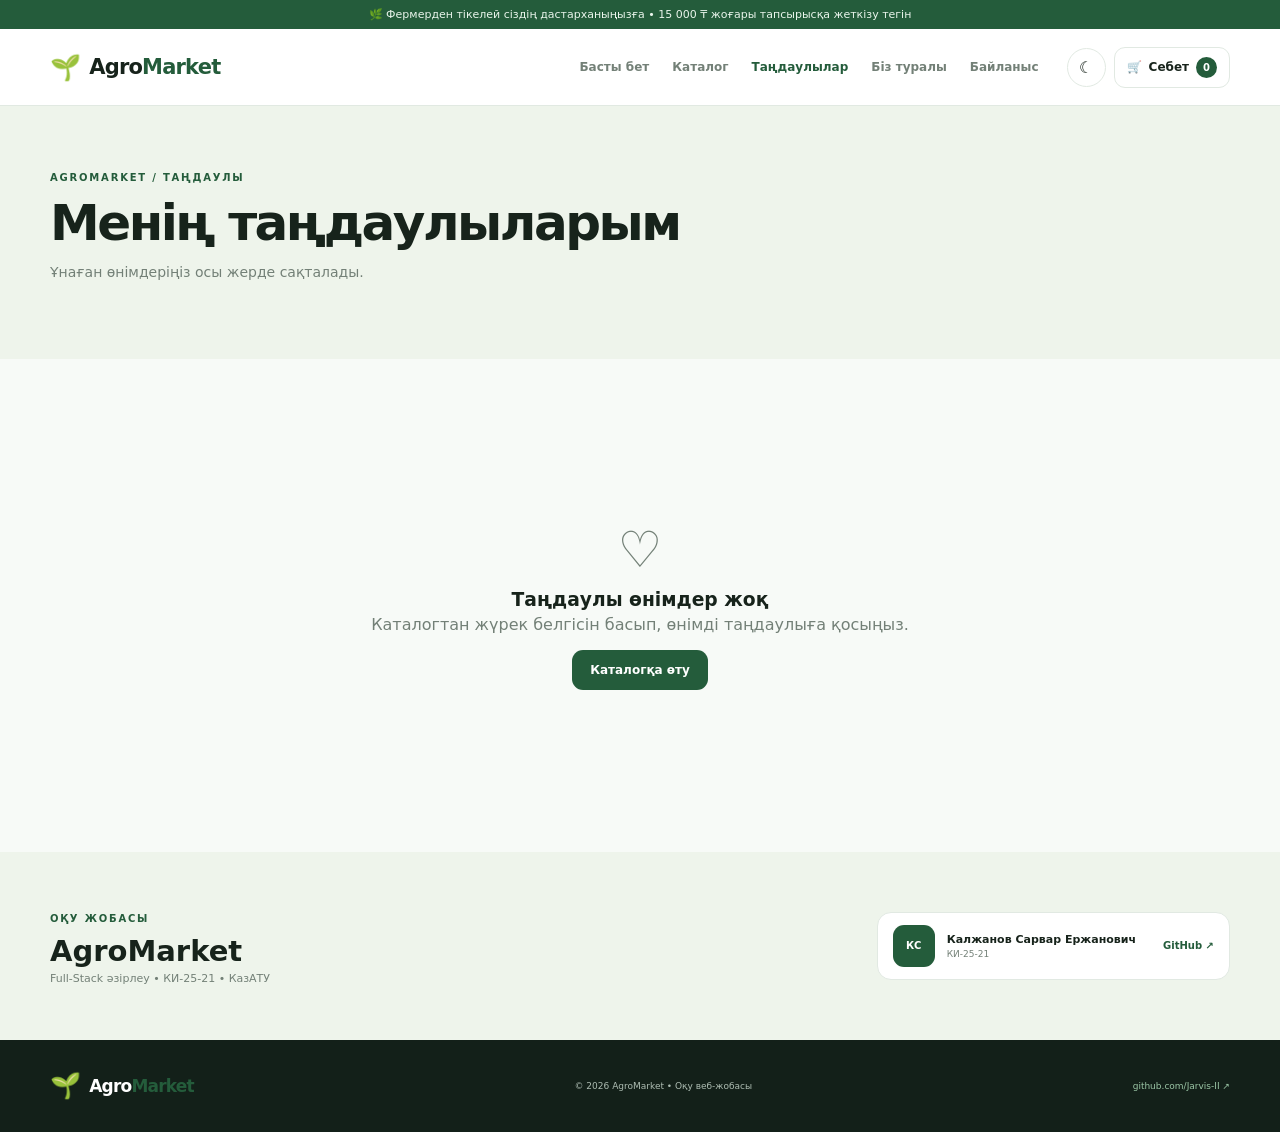
<file: favorites.html>
<!doctype html><html lang="kk"><head><meta charset="utf-8"><meta name="viewport" content="width=device-width,initial-scale=1"><meta name="description" content="AgroMarket — табиғи фермерлік өнімдер дүкені"><title>Таңдаулылар — AgroMarket</title><link rel="stylesheet" href="css/style.css"></head><body><div class="topline">🌿 Фермерден тікелей сіздің дастарханыңызға • 15 000 ₸ жоғары тапсырысқа жеткізу тегін</div>
<header class="header"><div class="container header-in">
<a class="brand" href="index.html"><span class="brand-mark">🌱</span><span>Agro<span>Market</span></span></a>
<nav class="nav" id="mainNav">
<a href="index.html">Басты бет</a><a href="catalog.html">Каталог</a><a href="favorites.html">Таңдаулылар</a><a href="about.html">Біз туралы</a><a href="contact.html">Байланыс</a>
</nav>
<div class="actions"><button class="round" id="themeBtn" title="Тақырып">☾</button><button class="cart-btn" id="openCart">🛒 <span>Себет</span><b id="cartCount">0</b></button><button class="menu-btn" id="menuBtn">☰</button></div>
</div></header>

<main><section class="page-hero"><div class="container"><span class="eyebrow">AGROMARKET / ТАҢДАУЛЫ</span><h1>Менің таңдаулыларым</h1><p>Ұнаған өнімдеріңіз осы жерде сақталады.</p></div></section><section class="section"><div class="container"><div class="product-grid" id="favoritesGrid"></div><div class="empty hidden" id="favoritesEmpty"><div>♡</div><h3>Таңдаулы өнімдер жоқ</h3><p>Каталогтан жүрек белгісін басып, өнімді таңдаулыға қосыңыз.</p><a class="btn btn-primary" href="catalog.html">Каталогқа өту</a></div></div></section></main>
<section class="student"><div class="container student-in"><div><span class="eyebrow">ОҚУ ЖОБАСЫ</span><h2>AgroMarket</h2><p>Full-Stack әзірлеу • КИ-25-21 • КазАТУ</p></div><div class="student-card"><span class="avatar">КС</span><div><b>Калжанов Сарвар Ержанович</b><small>КИ-25-21</small></div><a href="https://github.com/Jarvis-II" target="_blank" rel="noopener">GitHub ↗</a></div></div></section>
<footer><div class="container footer-in"><a class="brand" href="index.html"><span class="brand-mark">🌱</span><span>Agro<span>Market</span></span></a><span>© 2026 AgroMarket • Оқу веб-жобасы</span><a href="https://github.com/Jarvis-II" target="_blank" rel="noopener">github.com/Jarvis-II ↗</a></div></footer>
<div class="overlay hidden" id="overlay"></div>
<aside class="drawer" id="drawer"><div class="drawer-head"><div><span class="eyebrow">СЕБЕТ</span><h3>Сіздің таңдауыңыз</h3></div><button class="close" id="closeDrawer">×</button></div><div class="drawer-items" id="drawerItems"></div><div id="drawerEmpty" class="empty"><div>🛒</div><h3>Себет бос</h3><p>Өнімдерді қосыңыз.</p></div><div class="drawer-bottom"><div><span>Жалпы</span><strong id="drawerTotal">0 ₸</strong></div><a class="btn btn-primary" style="width:100%" href="checkout.html">Рәсімдеуге өту →</a></div></aside>
<div class="modal hidden" id="productModal"><div class="modal-card"><button class="close" id="modalClose">×</button><div class="modal-icon" id="modalIcon">🥔</div><span class="eyebrow" id="modalCategory">Көкөніс</span><h2 id="modalName">Картоп</h2><p id="modalDescription"></p><small id="modalStock" style="color:var(--muted)"></small><div class="modal-row"><strong id="modalPrice">350 ₸</strong><button class="btn btn-primary" id="modalAdd">Себетке қосу</button></div></div></div>
<div class="toast" id="toast"></div><button class="top-btn" id="toTop">↑</button>
<script>const PRODUCT_DATA=[{"id": 1, "name": "Картоп", "price": 350, "category": "Көкөніс", "emoji": "🥔", "unit": "кг", "rating": 4.9, "stock": 42, "description": "Жаңа, сапалы және табиғи фермерлік картоп. Күнделікті тағамдарға ыңғайлы."}, {"id": 2, "name": "Сәбіз", "price": 420, "category": "Көкөніс", "emoji": "🥕", "unit": "кг", "rating": 4.8, "stock": 31, "description": "Тәтті дәмі бар қытырлақ сәбіз. Фермерден тікелей жеткізіледі."}, {"id": 3, "name": "Алма", "price": 950, "category": "Жеміс", "emoji": "🍎", "unit": "кг", "rating": 4.9, "stock": 25, "description": "Шырынды, хош иісті және табиғи алма. Жаңа жиналған өнім."}, {"id": 4, "name": "Қияр", "price": 680, "category": "Көкөніс", "emoji": "🥒", "unit": "кг", "rating": 4.7, "stock": 18, "description": "Балғын әрі қытырлақ жаңа қияр. Салаттар мен күнделікті тағамдарға."}, {"id": 5, "name": "Қызанақ", "price": 890, "category": "Көкөніс", "emoji": "🍅", "unit": "кг", "rating": 4.8, "stock": 22, "description": "Піскен, шырынды фермерлік қызанақ. Табиғи дәмі сақталған."}, {"id": 6, "name": "Сүт", "price": 650, "category": "Сүт өнімдері", "emoji": "🥛", "unit": "л", "rating": 4.9, "stock": 16, "description": "Күнделікті тұтынуға арналған табиғи сүт."}, {"id": 7, "name": "Бал", "price": 2800, "category": "Фермер өнімі", "emoji": "🍯", "unit": "банка", "rating": 5.0, "stock": 12, "description": "Табиғи гүл балы. Фермерлік өнім, қоспасыз."}, {"id": 8, "name": "Жұмыртқа", "price": 1600, "category": "Фермер өнімі", "emoji": "🥚", "unit": "10 дана", "rating": 4.9, "stock": 14, "description": "Фермерлік жұмыртқа, 10 дана. Таңғы асқа және пісіруге."}, {"id": 9, "name": "Құлпынай", "price": 2400, "category": "Жеміс", "emoji": "🍓", "unit": "қорап", "rating": 4.8, "stock": 9, "description": "Хош иісті маусымдық құлпынай. Жаңа және тәтті."}, {"id": 10, "name": "Ірімшік", "price": 3200, "category": "Сүт өнімдері", "emoji": "🧀", "unit": "кг", "rating": 4.7, "stock": 8, "description": "Нәзік дәмді табиғи фермерлік ірімшік."}, {"id": 11, "name": "Жүгері", "price": 550, "category": "Көкөніс", "emoji": "🌽", "unit": "дана", "rating": 4.6, "stock": 20, "description": "Тәтті әрі балғын жүгері, фермерлік алқаптан."}, {"id": 12, "name": "Асқабақ", "price": 780, "category": "Көкөніс", "emoji": "🎃", "unit": "кг", "rating": 4.8, "stock": 15, "description": "Пайдалы, тәтті асқабақ. Сорпа мен пісіруге тамаша."}];</script><script src="js/app.js"></script></body></html>
</file>
<file: css/style.css>
:root{--g:#245c3b;--g2:#3d8055;--g3:#dcebdc;--ink:#17231b;--muted:#738077;--bg:#f7faf7;--card:#fff;--line:#e1e9e2;--cream:#eef4eb;--gold:#e3a52e;--danger:#bd4e4e;--shadow:0 18px 55px rgba(27,70,42,.10)}
*{box-sizing:border-box}html{scroll-behavior:smooth}body{margin:0;background:var(--bg);color:var(--ink);font-family:Inter,ui-sans-serif,system-ui,-apple-system,"Segoe UI",sans-serif}body.dark{--ink:#eef6ef;--muted:#a8b7ad;--bg:#172019;--card:#233028;--line:#35463a;--cream:#26372b;--g3:#304734}a{text-decoration:none;color:inherit}button,input,select,textarea{font:inherit}.container{width:min(1180px,calc(100% - 36px));margin:auto}.hidden{display:none!important}
.topline{background:var(--g);color:#eaf5ec;text-align:center;padding:8px;font-size:11px}.header{position:sticky;top:0;z-index:60;background:rgba(255,255,255,.94);backdrop-filter:blur(16px);border-bottom:1px solid var(--line)}body.dark .header{background:rgba(23,32,25,.94)}.header-in{height:76px;display:flex;align-items:center;gap:28px}.brand{display:flex;align-items:center;gap:9px;font-weight:900;font-size:21px;letter-spacing:-.8px}.brand span span{color:var(--g)}.brand-mark{font-size:25px}.nav{display:flex;align-items:center;gap:23px;margin-left:auto}.mobile-open{display:flex!important;position:absolute;top:84px;left:13px;right:13px;padding:17px;background:var(--card);border:1px solid var(--line);border-radius:14px;flex-direction:column;box-shadow:var(--shadow)}.nav a{font-size:12px;color:var(--muted);font-weight:800}.nav a:hover,.nav a.active{color:var(--g)}.actions{display:flex;gap:8px;align-items:center}.round,.cart-btn,.menu-btn{border:1px solid var(--line);background:var(--card);color:var(--ink);cursor:pointer}.round{width:39px;height:39px;border-radius:50%}.cart-btn{border-radius:11px;padding:9px 12px;display:flex;align-items:center;gap:7px;font-size:12px;font-weight:800}.cart-btn b{background:var(--g);color:#fff;border-radius:50%;min-width:21px;height:21px;display:grid;place-items:center;font-size:10px}.menu-btn{display:none;border-radius:10px;font-size:21px;width:40px;height:40px}
.hero{background:linear-gradient(135deg,#eef5e9 0%,#f8faf4 58%,#e5efdf 100%);overflow:hidden}.hero-in{min-height:620px;display:grid;grid-template-columns:1.05fr .95fr;align-items:center;gap:30px}.hero-copy{padding:70px 0}.eyebrow{font-size:10px;font-weight:900;letter-spacing:1.8px;color:var(--g)}h1,h2,h3,p{margin-top:0}.hero h1{font-size:clamp(48px,6vw,78px);line-height:.96;letter-spacing:-4px;margin:17px 0 22px}.hero h1 em{font-style:normal;color:var(--g)}.hero-copy>p{max-width:590px;color:var(--muted);font-size:16px;line-height:1.75}.btn{border:0;border-radius:11px;padding:13px 18px;display:inline-flex;align-items:center;justify-content:center;gap:8px;font-size:12px;font-weight:900;cursor:pointer;transition:.2s}.btn-primary{background:var(--g);color:#fff}.btn-primary:hover{background:#19492d;transform:translateY(-2px)}.btn-outline{border:1px solid var(--line);background:var(--card)}.hero-btns{display:flex;gap:10px;margin:28px 0}.stats{display:flex;gap:28px}.stats b,.stats small{display:block}.stats b{font-size:20px}.stats small{color:var(--muted);font-size:10px;margin-top:3px}.hero-art{height:520px;position:relative}.orb{position:absolute;width:420px;height:420px;border-radius:50%;background:#dce9cf;top:50px;right:35px}.basket{position:absolute;font-size:165px;right:105px;top:200px;filter:drop-shadow(0 22px 12px rgba(0,0,0,.12));z-index:2}.fruit{position:absolute;font-size:67px;z-index:4;filter:drop-shadow(0 12px 8px rgba(0,0,0,.12))}.f1{right:20px;top:125px}.f2{left:80px;top:175px}.f3{left:65px;bottom:85px}.f4{right:35px;bottom:65px}.float{position:absolute;z-index:6;background:rgba(255,255,255,.94);border:1px solid #fff;border-radius:15px;box-shadow:var(--shadow);padding:12px 15px;display:flex;gap:9px;align-items:center}.float b,.float small{display:block}.float b{font-size:11px}.float small{font-size:9px;color:var(--muted);margin-top:3px}.float.one{top:85px;right:0}.float.two{bottom:45px;left:20px}.float span{font-size:23px}
.feature-strip{background:var(--g);color:#fff}.features{min-height:110px;display:grid;grid-template-columns:repeat(4,1fr);align-items:center;gap:22px}.feature{display:flex;gap:11px;align-items:center}.feature>span{width:42px;height:42px;border-radius:12px;background:rgba(255,255,255,.12);display:grid;place-items:center}.feature b,.feature small{display:block}.feature b{font-size:11px}.feature small{font-size:9px;color:#c5dccb;margin-top:3px}
.section{padding:92px 0}.section-head{display:flex;align-items:end;justify-content:space-between;gap:20px;margin-bottom:30px}.section-head h2{font-size:40px;letter-spacing:-1.7px;margin:8px 0 5px}.section-head p{font-size:13px;color:var(--muted);margin:0}.link-more{font-size:12px;color:var(--g);font-weight:900}
.categories{display:grid;grid-template-columns:repeat(4,1fr);gap:14px}.cat-card{min-height:175px;border:1px solid var(--line);border-radius:19px;background:var(--card);padding:22px;display:flex;flex-direction:column;justify-content:space-between;transition:.2s}.cat-card:hover{transform:translateY(-4px);box-shadow:var(--shadow)}.cat-icon{font-size:42px}.cat-card h3{font-size:17px;margin:14px 0 4px}.cat-card p{color:var(--muted);font-size:10px;margin:0}.cat-arrow{color:var(--g);font-weight:900}
.product-grid{display:grid;grid-template-columns:repeat(4,1fr);gap:17px}.product-card{background:var(--card);border:1px solid var(--line);border-radius:18px;overflow:hidden;position:relative;transition:.2s}.product-card:hover{transform:translateY(-5px);box-shadow:var(--shadow)}.p-image{height:195px;background:var(--cream);display:grid;place-items:center;font-size:76px;position:relative}.heart{position:absolute;right:11px;top:11px;width:34px;height:34px;border:0;border-radius:50%;background:rgba(255,255,255,.9);cursor:pointer}.heart.active{color:#c74d59}.badge{position:absolute;left:11px;top:11px;background:#fff;color:var(--g);border-radius:20px;padding:5px 8px;font-size:8px;font-weight:900}.p-info{padding:15px}.p-cat{font-size:9px;letter-spacing:1px;color:var(--muted);text-transform:uppercase}.p-name{font-size:17px;margin:7px 0}.rating{font-size:10px;color:var(--gold)}.rating span{color:var(--muted);margin-left:4px}.p-bottom{display:flex;justify-content:space-between;align-items:center;margin-top:13px}.price{font-weight:900;font-size:16px}.price small{font-size:9px;color:var(--muted);font-weight:600}.add{border:0;background:var(--g);color:#fff;border-radius:9px;padding:9px 11px;font-size:10px;font-weight:900;cursor:pointer}.details{width:100%;margin-top:8px;background:transparent;border:1px solid var(--line);border-radius:9px;padding:8px;font-size:10px;color:var(--muted);cursor:pointer}
.promo{background:var(--g);color:#fff}.promo-in{min-height:280px;display:flex;align-items:center;justify-content:space-between;gap:25px}.promo h2{font-size:39px;line-height:1.05;letter-spacing:-1.5px;margin:9px 0}.promo .eyebrow{color:#b9d9c2}.btn-light{background:#fff;color:var(--g)}
.about-grid{display:grid;grid-template-columns:.85fr 1.15fr;gap:70px;align-items:center}.about-visual{height:390px;border-radius:26px;background:var(--cream);display:grid;place-items:center;position:relative;overflow:hidden}.about-visual:before{content:"";position:absolute;width:300px;height:300px;border-radius:50%;background:#d6e7c9}.about-visual strong{position:relative;font-size:125px}.about-grid h2{font-size:41px;line-height:1.05;letter-spacing:-1.7px;margin:10px 0 18px}.about-grid p{color:var(--muted);font-size:14px;line-height:1.8}.checks{display:grid;gap:11px;margin-top:24px}.checks div{font-size:12px;font-weight:800}.checks span{color:var(--g);margin-right:7px}
.page-hero{background:var(--cream);padding:60px 0}.page-hero h1{font-size:50px;letter-spacing:-2.5px;margin:9px 0}.page-hero p{color:var(--muted);max-width:650px;font-size:14px;line-height:1.7}
.toolbar{display:flex;gap:10px;margin-bottom:22px}.search{flex:1;height:47px;border:1px solid var(--line);background:var(--card);border-radius:11px;display:flex;align-items:center;padding:0 13px;gap:8px}.search span{font-size:23px;color:var(--muted)}.search input{border:0;outline:0;background:transparent;color:var(--ink);width:100%}.search button{border:0;background:transparent;color:var(--muted);font-size:19px;cursor:pointer}.select{height:47px;border:1px solid var(--line);border-radius:11px;background:var(--card);color:var(--ink);padding:0 12px;min-width:220px}.tabs{display:flex;gap:7px;overflow:auto;padding-bottom:5px;margin-bottom:18px}.tab{white-space:nowrap;border:1px solid var(--line);background:var(--card);color:var(--muted);border-radius:20px;padding:9px 13px;font-size:10px;font-weight:800;cursor:pointer}.tab.active,.tab:hover{background:var(--g);border-color:var(--g);color:#fff}
.empty{text-align:center;padding:70px;color:var(--muted)}.empty div{font-size:50px}.empty h3{color:var(--ink);margin:10px 0 5px}
.cart-layout{display:grid;grid-template-columns:1.4fr .7fr;gap:20px}.cart-box,.summary,.form-card,.info-card{background:var(--card);border:1px solid var(--line);border-radius:18px;padding:22px}.cart-row{display:flex;gap:15px;align-items:center;padding:15px 0;border-bottom:1px solid var(--line)}.cart-row:last-child{border-bottom:0}.cart-icon{width:74px;height:74px;border-radius:14px;background:var(--cream);display:grid;place-items:center;font-size:36px}.cart-info{flex:1}.cart-info b{font-size:14px}.cart-info small{display:block;color:var(--muted);font-size:10px;margin-top:4px}.qty{display:flex;align-items:center;gap:8px;margin-top:9px}.qty button{width:25px;height:25px;border:1px solid var(--line);border-radius:7px;background:transparent;color:var(--ink);cursor:pointer}.remove{border:0;background:transparent;color:var(--danger);font-size:10px;cursor:pointer;margin-left:7px}.summary{height:max-content;position:sticky;top:100px}.summary h3{margin:0 0 20px}.sum-line{display:flex;justify-content:space-between;color:var(--muted);font-size:12px;margin:11px 0}.sum-total{border-top:1px solid var(--line);padding-top:15px;margin-top:18px;display:flex;justify-content:space-between;font-weight:900;font-size:19px}.notice{font-size:9px;color:var(--muted);line-height:1.6;margin-top:13px}
.form-layout{display:grid;grid-template-columns:1fr .7fr;gap:20px}.form-grid{display:grid;grid-template-columns:1fr 1fr;gap:13px}.field{display:grid;gap:6px}.field.full{grid-column:1/-1}.field label{font-size:10px;font-weight:900}.field input,.field textarea,.field select{width:100%;border:1px solid var(--line);background:var(--bg);color:var(--ink);border-radius:10px;padding:11px;outline:0}.field textarea{min-height:95px;resize:vertical}.order-list{display:grid;gap:9px;margin:15px 0}.order-mini{display:flex;justify-content:space-between;font-size:11px}.success{background:#e6f3e8;border:1px solid #c9e4ce;color:#245c3b;padding:15px;border-radius:11px;font-size:12px;line-height:1.6}.error{background:#fff0f0;color:#9d3e3e;padding:13px;border-radius:10px;font-size:11px}
.contact-grid{display:grid;grid-template-columns:.8fr 1.2fr;gap:20px}.info-list{display:grid;gap:12px}.info-item{display:flex;gap:12px;padding:14px;border:1px solid var(--line);border-radius:12px}.info-item>span{font-size:20px}.info-item b,.info-item small{display:block}.info-item b{font-size:11px}.info-item small{font-size:10px;color:var(--muted);margin-top:3px}
.student{background:var(--cream);padding:55px 0}.student-in{display:flex;align-items:center;justify-content:space-between;gap:20px}.student h2{margin:8px 0 4px;font-size:29px}.student p{margin:0;color:var(--muted);font-size:11px}.student-card{display:flex;align-items:center;gap:12px;background:var(--card);border:1px solid var(--line);padding:12px 15px;border-radius:14px}.avatar{width:42px;height:42px;border-radius:11px;background:var(--g);color:#fff;display:grid;place-items:center;font-size:10px;font-weight:900}.student-card b,.student-card small{display:block}.student-card b{font-size:11px}.student-card small{color:var(--muted);font-size:9px;margin-top:3px}.student-card a{margin-left:15px;color:var(--g);font-size:10px;font-weight:900}
footer{background:#132019;color:#aebdb3}.footer-in{min-height:92px;display:flex;align-items:center;justify-content:space-between;gap:20px;font-size:9px}.footer-in .brand{color:#fff;font-size:17px}.footer-in a:last-child{color:#9cc7a7}
.overlay{position:fixed;inset:0;background:rgba(0,0,0,.5);z-index:90}.drawer{position:fixed;right:0;top:0;z-index:100;width:min(440px,100%);height:100vh;background:var(--card);transform:translateX(100%);transition:.25s;padding:23px;display:flex;flex-direction:column}.drawer.open{transform:translateX(0)}.drawer-head{display:flex;justify-content:space-between}.close{border:0;background:transparent;color:var(--ink);font-size:28px;cursor:pointer}.drawer-items{flex:1;overflow:auto;margin:15px -3px}.drawer-item{display:flex;gap:10px;padding:11px 3px;border-bottom:1px solid var(--line)}.drawer-icon{width:52px;height:52px;background:var(--cream);border-radius:11px;display:grid;place-items:center;font-size:26px}.drawer-info{flex:1}.drawer-info b{font-size:12px}.drawer-info small{display:block;color:var(--muted);font-size:9px;margin-top:3px}.drawer-bottom{border-top:1px solid var(--line);padding-top:15px}.drawer-bottom>div{display:flex;justify-content:space-between;font-weight:900;margin-bottom:12px}.toast{position:fixed;right:20px;bottom:20px;z-index:200;background:#142019;color:#fff;padding:12px 16px;border-radius:10px;font-size:11px;transform:translateY(90px);opacity:0;transition:.25s}.toast.show{transform:translateY(0);opacity:1}.top-btn{position:fixed;right:20px;bottom:72px;z-index:50;width:37px;height:37px;border:0;border-radius:50%;background:var(--g);color:#fff;cursor:pointer;opacity:0;pointer-events:none}.top-btn.show{opacity:1;pointer-events:auto}
.modal{position:fixed;inset:0;z-index:110;background:rgba(0,0,0,.5);display:grid;place-items:center;padding:18px}.modal-card{width:min(500px,100%);background:var(--card);border-radius:20px;padding:28px;position:relative}.modal-icon{height:190px;background:var(--cream);border-radius:14px;display:grid;place-items:center;font-size:88px;margin-bottom:18px}.modal-card h2{margin:8px 0}.modal-card p{color:var(--muted);font-size:12px;line-height:1.7}.modal-row{display:flex;justify-content:space-between;align-items:center;margin-top:22px}
@media(max-width:1000px){.product-grid{grid-template-columns:repeat(3,1fr)}.categories{grid-template-columns:repeat(2,1fr)}.features{grid-template-columns:repeat(2,1fr);padding:18px 0}.hero-in{grid-template-columns:1fr .8fr}.hero-art{transform:scale(.85)}}
@media(max-width:760px){.container{width:min(100% - 26px,1180px)}.nav{display:none}.menu-btn{display:block}.hero-in{display:block}.hero-copy{padding:65px 0}.hero-art{display:none}.product-grid{grid-template-columns:repeat(2,1fr)}.about-grid,.cart-layout,.form-layout,.contact-grid{grid-template-columns:1fr}.summary{position:static}.form-grid{grid-template-columns:1fr}.field.full{grid-column:auto}.section{padding:70px 0}.section-head{display:block}.section-head h2{font-size:34px}.promo-in,.student-in{display:block;padding:42px 0}.promo .btn{margin-top:18px}.footer-in{flex-direction:column;justify-content:center;padding:20px 0}.student-card{margin-top:22px}.toolbar{display:block}.select{width:100%;margin-top:8px}}
@media(max-width:470px){.product-grid{grid-template-columns:1fr}.categories{grid-template-columns:1fr}.features{grid-template-columns:1fr}.hero h1{font-size:47px}.stats{gap:16px}}
</file>
